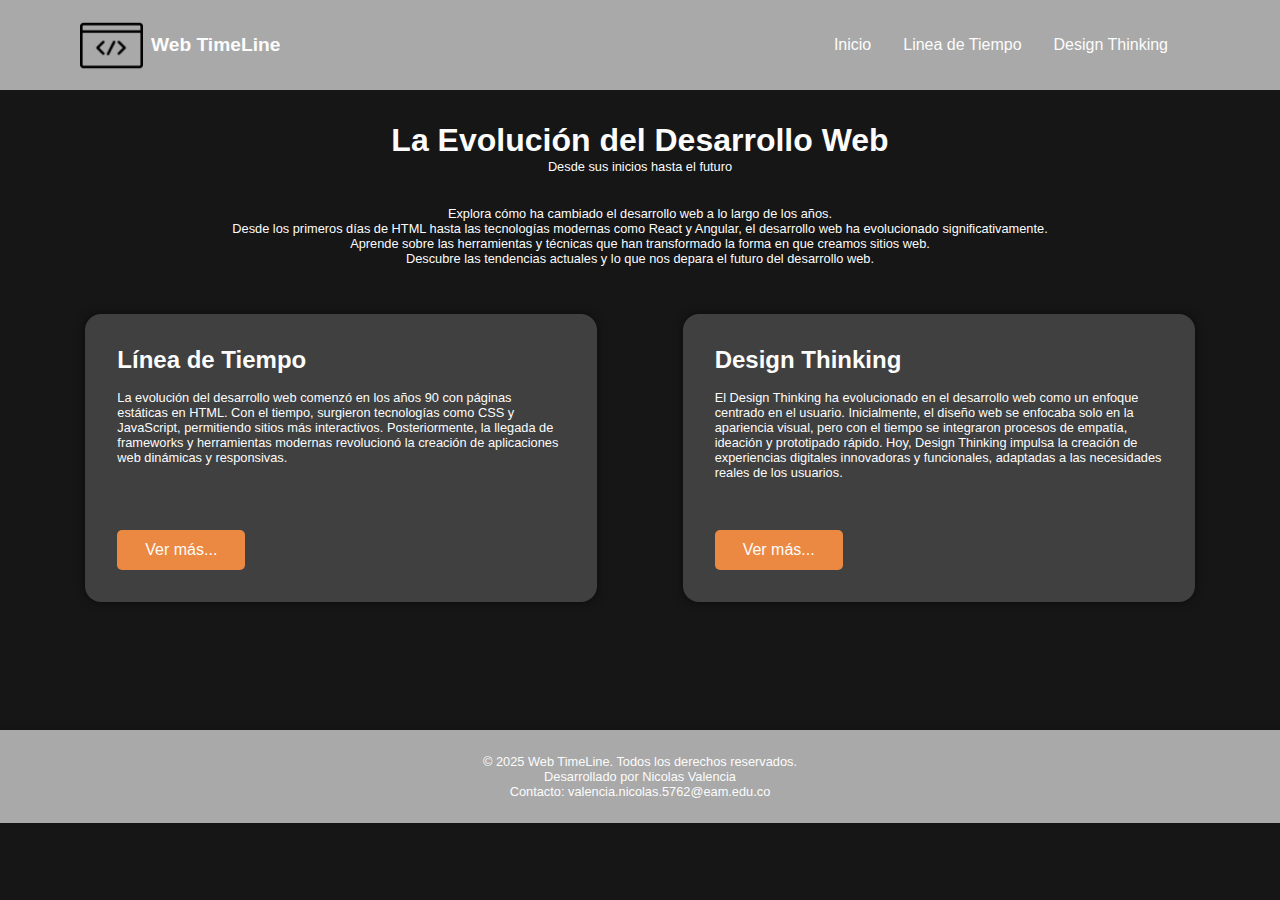
<file: index.html>
<!DOCTYPE html>
<html lang="en">
<head>
    <meta charset="UTF-8">
    <meta name="viewport" content="width=device-width, initial-scale=1.0">
    <title>Evolucion del desarrollo web</title>
    <link rel="stylesheet" href="css/styles.css">
</head>
<body>

    <nav class="navigation">
        <div class="logo">
            <img src="img/icon.png" alt="Logo de Web TimeLine" class="logo-img">
            <h3 class="nombre-pagina">Web TimeLine</h3>
        </div>
        <ul>
            <li class="nav-item"><a href="index.html">Inicio</a></li>
            <li class="nav-item"><a href="timeline.html">Linea de Tiempo</a></li>
            <li class="nav-item"><a href="design.html">Design Thinking</a></li>
        </ul>
    </nav>
    <header>
        <h1>La Evolución del Desarrollo Web</h1>
        <p>Desde sus inicios hasta el futuro</p>
    </header>
    <section class="info">
        <p>Explora cómo ha cambiado el desarrollo web a lo largo de los años.</p>
        <p>Desde los primeros días de HTML hasta las tecnologías modernas como React y Angular, el desarrollo web ha evolucionado significativamente.</p>
        <p>Aprende sobre las herramientas y técnicas que han transformado la forma en que creamos sitios web.</p>
        <p>Descubre las tendencias actuales y lo que nos depara el futuro del desarrollo web.</p>
    </section>

    <section class="hero">
        <div class="container">
            <div class="container-info">
                <h2>Línea de Tiempo</h2>
                <p>La evolución del desarrollo web comenzó en los años 90 con páginas estáticas en HTML. Con el tiempo, surgieron tecnologías como CSS y JavaScript, permitiendo sitios más interactivos. Posteriormente, la llegada de frameworks y herramientas modernas revolucionó la creación de aplicaciones web dinámicas y responsivas.</p>
            </div>

            <button class="button-learn" id="button-timeline">Ver más...</button>
        </div>
        <div class="container">
            <div class="container-info">
                <h2>Design Thinking</h2>
                <p>El Design Thinking ha evolucionado en el desarrollo web como un enfoque centrado en el usuario. Inicialmente, el diseño web se enfocaba solo en la apariencia visual, pero con el tiempo se integraron procesos de empatía, ideación y prototipado rápido. Hoy, Design Thinking impulsa la creación de experiencias digitales innovadoras y funcionales, adaptadas a las necesidades reales de los usuarios.</p>
            </div>

            <button class="button-learn" id="button-design">Ver más...</button>
        </div>
    </section>

    <footer>
        <p>&copy; 2025 Web TimeLine. Todos los derechos reservados.</p>
        <p>Desarrollado por Nicolas Valencia</p>
        <p>Contacto: valencia.nicolas.5762@eam.edu.co</p>
    </footer>

    
    <script src="js/script.js"></script>
</body>
</html>
</file>
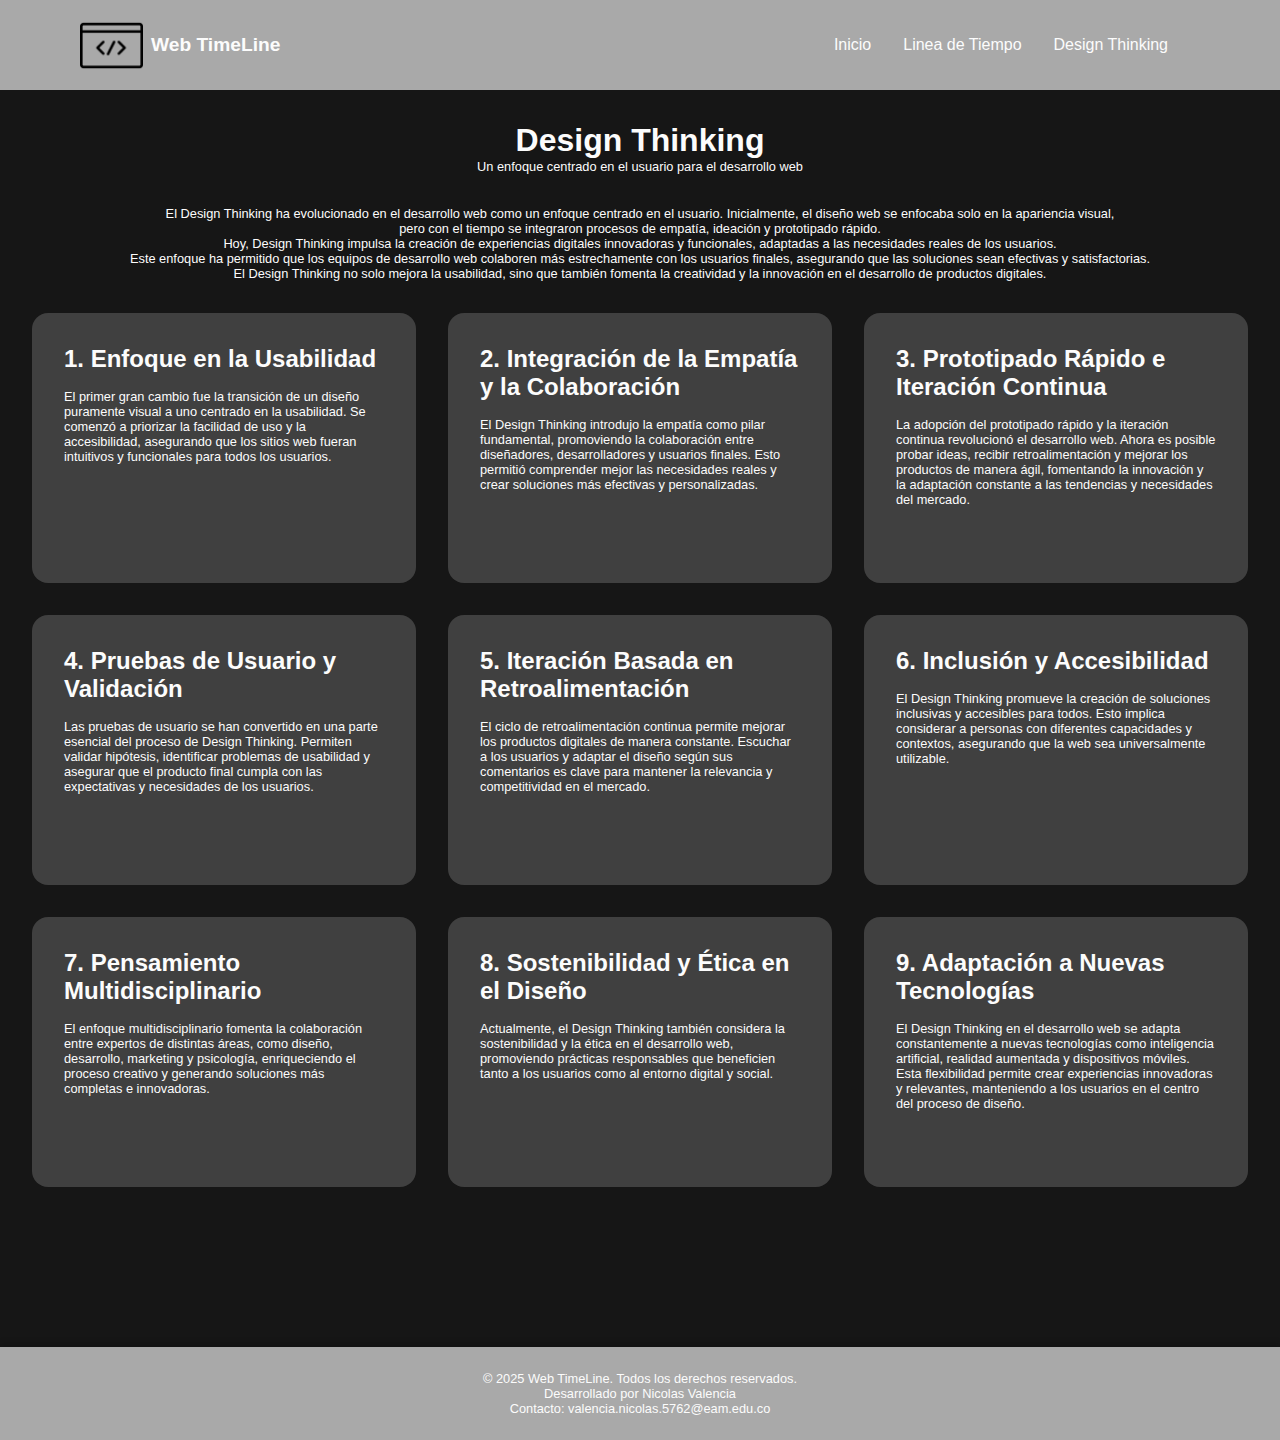
<file: design.html>
<!DOCTYPE html>
<html lang="en">
<head>
    <meta charset="UTF-8">
    <meta name="viewport" content="width=device-width, initial-scale=1.0">
    <title>Evolución - Design Thinking</title>
    <link rel="stylesheet" href="css/styles.css">
</head>
<body>
    <nav class="navigation">
        <div class="logo">
            <img src="img/icon.png" alt="Logo de Web TimeLine" class="logo-img">
            <h3 class="nombre-pagina">Web TimeLine</h3>
        </div>
        <ul>
            <li class="nav-item"><a href="index.html">Inicio</a></li>
            <li class="nav-item"><a href="timeline.html">Linea de Tiempo</a></li>
            <li class="nav-item"><a href="design.html">Design Thinking</a></li>
        </ul>
    </nav>

    <header>
        <h1>Design Thinking</h1>
        <p>Un enfoque centrado en el usuario para el desarrollo web</p>
    </header>
    <section class="info">
        <p>El Design Thinking ha evolucionado en el desarrollo web como un enfoque centrado en el usuario. Inicialmente, el diseño web se enfocaba solo en la apariencia visual, <br> pero con el tiempo se integraron procesos de empatía, ideación y prototipado rápido.</p>
        <p>Hoy, Design Thinking impulsa la creación de experiencias digitales innovadoras y funcionales, adaptadas a las necesidades reales de los usuarios.</p>
        <p>Este enfoque ha permitido que los equipos de desarrollo web colaboren más estrechamente con los usuarios finales, asegurando que las soluciones sean efectivas y satisfactorias.</p>
        <p>El Design Thinking no solo mejora la usabilidad, sino que también fomenta la creatividad y la innovación en el desarrollo de productos digitales.</p>
    </section>
    
    <main class="secciones">
        <div class="seccion">
            <h2>1. Enfoque en la Usabilidad</h2>
            <p>El primer gran cambio fue la transición de un diseño puramente visual a uno centrado en la usabilidad. Se comenzó a priorizar la facilidad de uso y la accesibilidad, asegurando que los sitios web fueran intuitivos y funcionales para todos los usuarios.</p>
        </div>
        <div class="seccion">
            <h2>2. Integración de la Empatía y la Colaboración</h2>
            <p>El Design Thinking introdujo la empatía como pilar fundamental, promoviendo la colaboración entre diseñadores, desarrolladores y usuarios finales. Esto permitió comprender mejor las necesidades reales y crear soluciones más efectivas y personalizadas.</p>
        </div>
        <div class="seccion">
            <h2>3. Prototipado Rápido e Iteración Continua</h2>
            <p>La adopción del prototipado rápido y la iteración continua revolucionó el desarrollo web. Ahora es posible probar ideas, recibir retroalimentación y mejorar los productos de manera ágil, fomentando la innovación y la adaptación constante a las tendencias y necesidades del mercado.</p>
        </div>
        <div class="seccion">
            <h2>4. Pruebas de Usuario y Validación</h2>
            <p>Las pruebas de usuario se han convertido en una parte esencial del proceso de Design Thinking. Permiten validar hipótesis, identificar problemas de usabilidad y asegurar que el producto final cumpla con las expectativas y necesidades de los usuarios.</p>
        </div>
        <div class="seccion">
            <h2>5. Iteración Basada en Retroalimentación</h2>
            <p>El ciclo de retroalimentación continua permite mejorar los productos digitales de manera constante. Escuchar a los usuarios y adaptar el diseño según sus comentarios es clave para mantener la relevancia y competitividad en el mercado.</p>
        </div>
        <div class="seccion">
            <h2>6. Inclusión y Accesibilidad</h2>
            <p>El Design Thinking promueve la creación de soluciones inclusivas y accesibles para todos. Esto implica considerar a personas con diferentes capacidades y contextos, asegurando que la web sea universalmente utilizable.</p>
        </div>
        <div class="seccion">
            <h2>7. Pensamiento Multidisciplinario</h2>
            <p>El enfoque multidisciplinario fomenta la colaboración entre expertos de distintas áreas, como diseño, desarrollo, marketing y psicología, enriqueciendo el proceso creativo y generando soluciones más completas e innovadoras.</p>
        </div>
        <div class="seccion">
            <h2>8. Sostenibilidad y Ética en el Diseño</h2>
            <p>Actualmente, el Design Thinking también considera la sostenibilidad y la ética en el desarrollo web, promoviendo prácticas responsables que beneficien tanto a los usuarios como al entorno digital y social.</p>
        </div>
        <div class="seccion">
            <h2>9. Adaptación a Nuevas Tecnologías</h2>
            <p>El Design Thinking en el desarrollo web se adapta constantemente a nuevas tecnologías como inteligencia artificial, realidad aumentada y dispositivos móviles. Esta flexibilidad permite crear experiencias innovadoras y relevantes, manteniendo a los usuarios en el centro del proceso de diseño.</p>
        </div>
    </main>

    <footer>
        <p>&copy; 2025 Web TimeLine. Todos los derechos reservados.</p>
        <p>Desarrollado por Nicolas Valencia</p>
        <p>Contacto: valencia.nicolas.5762@eam.edu.co</p>
    </footer>
    
    <script src="js/script.js"></script>
</body>
</html>
</file>
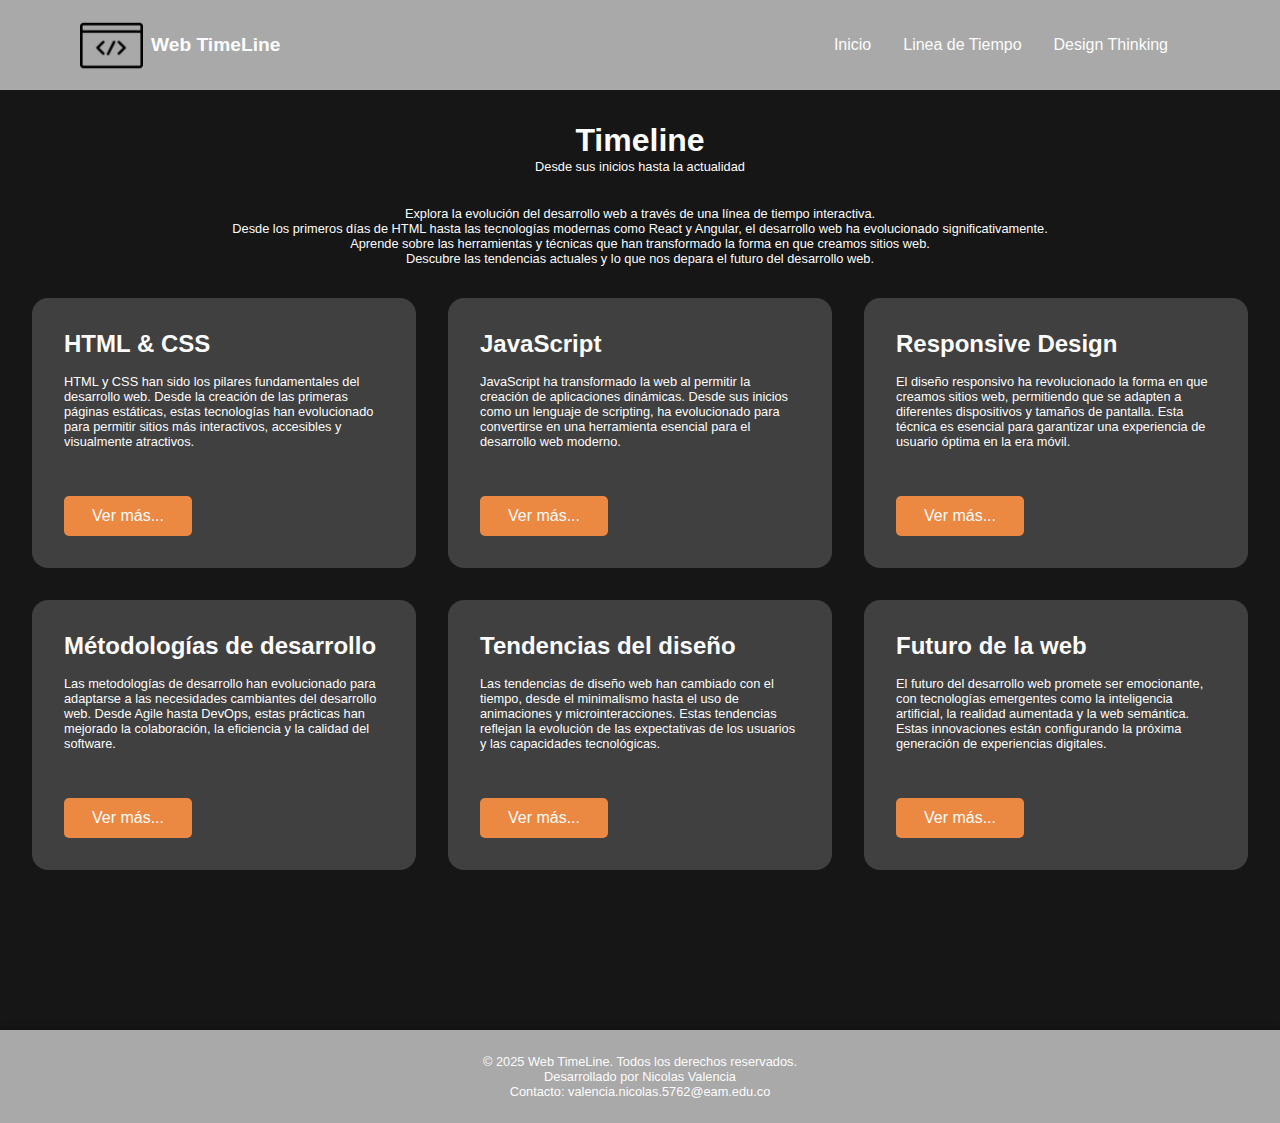
<file: timeline.html>
<!DOCTYPE html>
<html lang="en">
<head>
    <meta charset="UTF-8">
    <meta name="viewport" content="width=device-width, initial-scale=1.0">
    <title>Evolución - Timeline</title>
    <link rel="stylesheet" href="css/styles.css">
</head>
<body>
    <nav class="navigation">
        <div class="logo">
            <img src="img/icon.png" alt="Logo de Web TimeLine" class="logo-img">
            <h3 class="nombre-pagina">Web TimeLine</h3>
        </div>
        <ul>
            <li class="nav-item"><a href="index.html">Inicio</a></li>
            <li class="nav-item"><a href="timeline.html">Linea de Tiempo</a></li>
            <li class="nav-item"><a href="design.html">Design Thinking</a></li>
        </ul>
    </nav>


    <header>
        <h1>Timeline</h1>
        <p>Desde sus inicios hasta la actualidad</p>
    </header>

    <section class="info">
        <p>Explora la evolución del desarrollo web a través de una línea de tiempo interactiva.</p>
        <p>Desde los primeros días de HTML hasta las tecnologías modernas como React y Angular, el desarrollo web ha evolucionado significativamente.</p>
        <p>Aprende sobre las herramientas y técnicas que han transformado la forma en que creamos sitios web.</p>
        <p>Descubre las tendencias actuales y lo que nos depara el futuro del desarrollo web.</p>
    </section>

    <main class="secciones">
        <div class="seccion">
            <h2>HTML & CSS</h2>
            <p>HTML y CSS han sido los pilares fundamentales del desarrollo web. Desde la creación de las primeras páginas estáticas, estas tecnologías han evolucionado para permitir sitios más interactivos, accesibles y visualmente atractivos.</p>
            <button class="button-learn" id="button-HTMLCSS">Ver más...</button>
        </div>
        <div class="seccion">
            <h2>JavaScript</h2>
            <p>JavaScript ha transformado la web al permitir la creación de aplicaciones dinámicas. Desde sus inicios como un lenguaje de scripting, ha evolucionado para convertirse en una herramienta esencial para el desarrollo web moderno.</p>
            <button class="button-learn" id="button-javascript">Ver más...</button>
        </div>
        <div class="seccion">
            <h2>Responsive Design</h2>
            <p>El diseño responsivo ha revolucionado la forma en que creamos sitios web, permitiendo que se adapten a diferentes dispositivos y tamaños de pantalla. Esta técnica es esencial para garantizar una experiencia de usuario óptima en la era móvil.</p>
            <button class="button-learn" id="button-responsive">Ver más...</button>
        </div>
        <div class="seccion">
            <h2>Métodologías de desarrollo</h2>
            <p>Las metodologías de desarrollo han evolucionado para adaptarse a las necesidades cambiantes del desarrollo web. Desde Agile hasta DevOps, estas prácticas han mejorado la colaboración, la eficiencia y la calidad del software.</p>
            <button class="button-learn" id="button-metodologias">Ver más...</button>
        </div>
        <div class="seccion">
            <h2>Tendencias del diseño</h2>
            <p>Las tendencias de diseño web han cambiado con el tiempo, desde el minimalismo hasta el uso de animaciones y microinteracciones. Estas tendencias reflejan la evolución de las expectativas de los usuarios y las capacidades tecnológicas.</p>
            <button class="button-learn" id="button-tendencias">Ver más...</button>
        </div>
        <div class="seccion">
            <h2>Futuro de la web</h2>
            <p>El futuro del desarrollo web promete ser emocionante, con tecnologías emergentes como la inteligencia artificial, la realidad aumentada y la web semántica. Estas innovaciones están configurando la próxima generación de experiencias digitales.</p>
            <button class="button-learn" id="button-futuro">Ver más...</button>
        </div>
    </main>

    <!-- 
    Ideas para mejorar el diseño y la información de la página:

    1. Agregar una línea de tiempo visual (timeline) con íconos, fechas y descripciones para mostrar la evolución de las tecnologías.
    2. Incluir imágenes, ilustraciones o gráficos para acompañar cada sección y hacerla más atractiva.
    3. Usar tarjetas (cards) con efectos hover para destacar cada etapa o tecnología.
    4. Añadir animaciones suaves (fade-in, slide) al hacer scroll o interactuar con los elementos.
    5. Implementar un modo oscuro/claro para mejorar la experiencia del usuario.
    6. Incluir enlaces a recursos externos, artículos o videos para profundizar en cada tema.
    7. Mejorar la tipografía y la paleta de colores para lograr un diseño más moderno y legible.
    8. Agregar una barra de progreso o navegación lateral para moverse fácilmente entre las secciones de la línea de tiempo.
    9. Incluir testimonios, citas o curiosidades históricas sobre el desarrollo web.
    10. Hacer la página completamente responsive y optimizada para dispositivos móviles.
    11. Añadir una sección de preguntas frecuentes (FAQ) o un glosario de términos.
    12. Incluir una sección interactiva donde los usuarios puedan dejar comentarios o sugerencias.
    -->

    <footer>
        <p>&copy; 2025 Web TimeLine. Todos los derechos reservados.</p>
        <p>Desarrollado por Nicolas Valencia</p>
        <p>Contacto: valencia.nicolas.5762@eam.edu.co</p>
    </footer>
    
    <script src="js/script.js"></script>
</body>
</html>
</file>
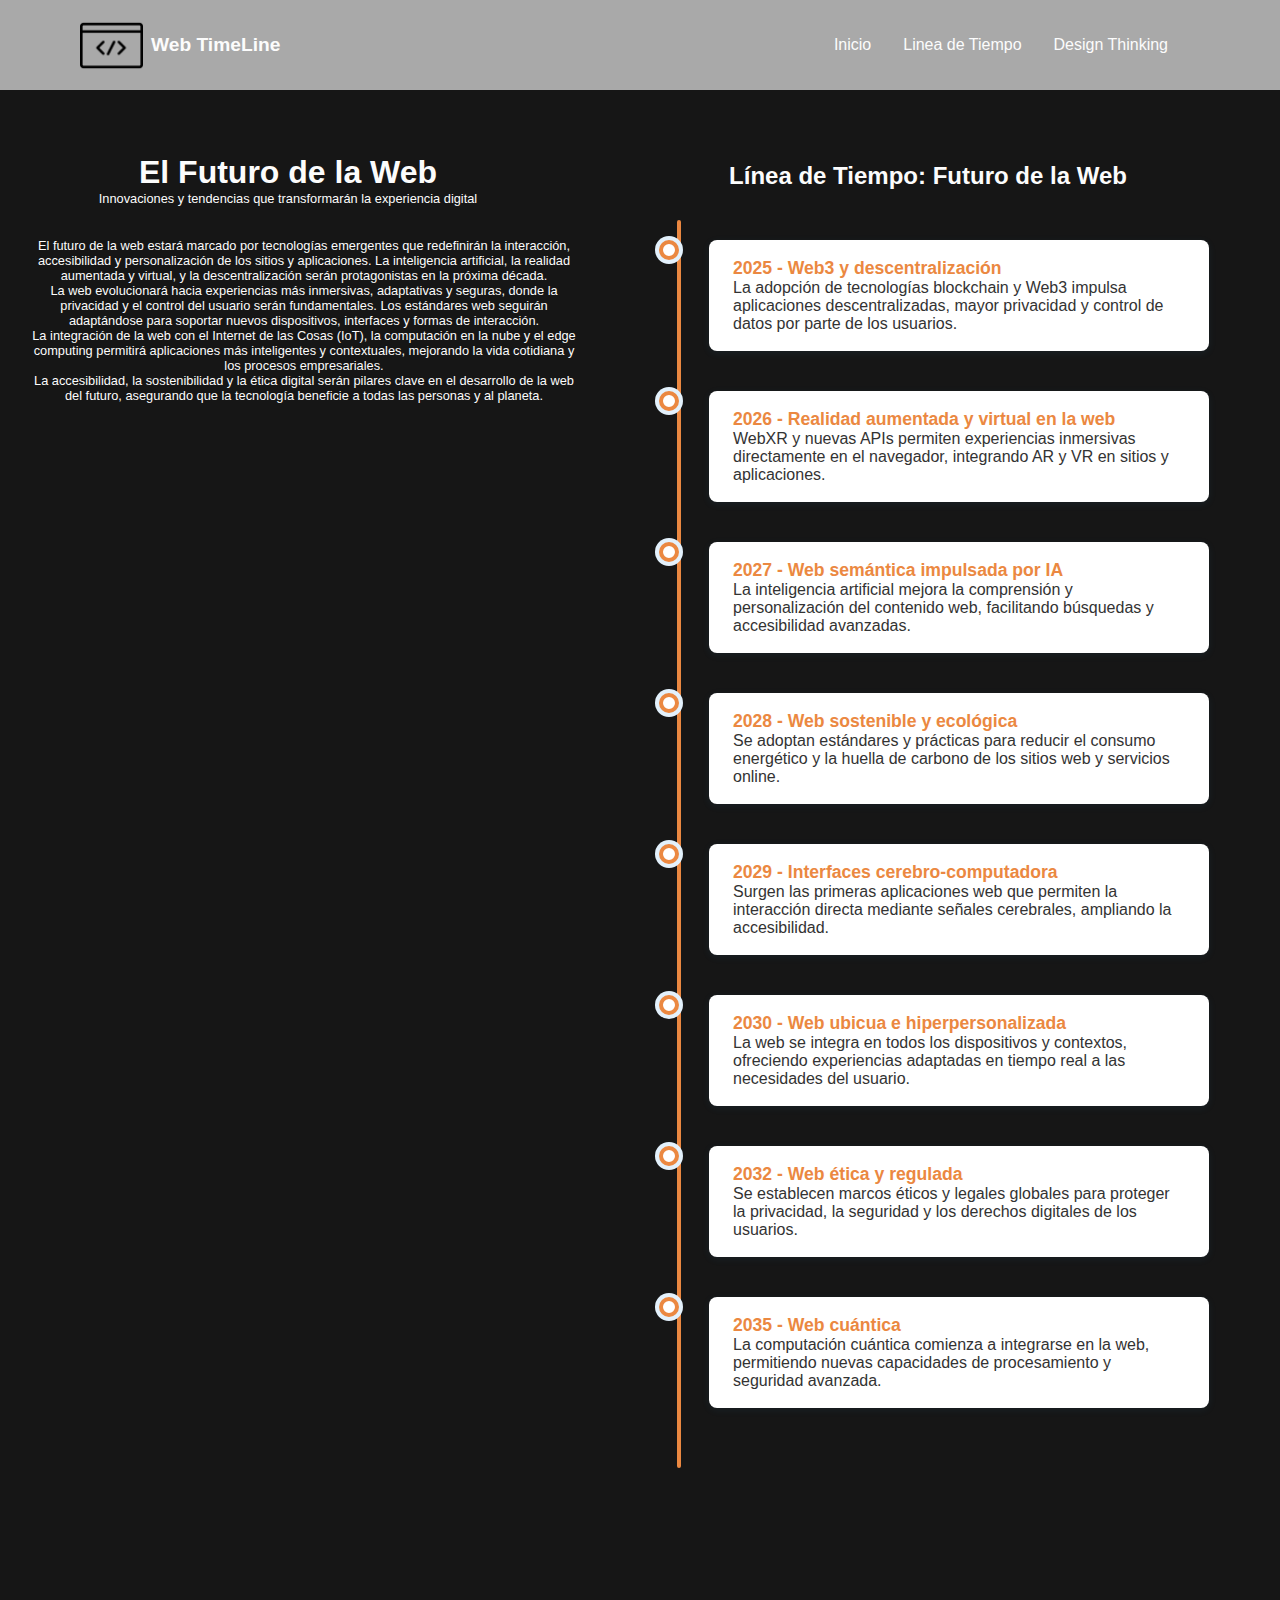
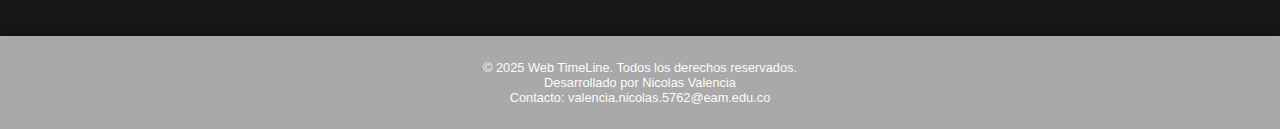
<file: timelines/futuro.html>
<!DOCTYPE html>
<html lang="en">
  <head>
    <meta charset="UTF-8" />
    <meta name="viewport" content="width=device-width, initial-scale=1.0" />
    <title>Evolución - Futuro de la Web</title>
    <link rel="stylesheet" href="../css/styles.css" />
    <link rel="stylesheet" href="css/timelines.css" />
  </head>
  <body>
    <nav class="navigation">
      <div class="logo">
        <img src="../img/icon.png" alt="Logo de Web TimeLine" class="logo-img" />
        <h3 class="nombre-pagina">Web TimeLine</h3>
      </div>
      <ul>
        <li class="nav-item"><a href="../index.html">Inicio</a></li>
        <li class="nav-item"><a href="../timeline.html">Linea de Tiempo</a></li>
        <li class="nav-item"><a href="../design.html">Design Thinking</a></li>
      </ul>
    </nav>
    <div class="sides">
        <div class="side">
            <header>
                <h1>El Futuro de la Web</h1>
                <p>Innovaciones y tendencias que transformarán la experiencia digital</p>
            </header>
            <section class="info">
                <p>
                    El futuro de la web estará marcado por tecnologías emergentes que redefinirán la interacción, accesibilidad y personalización de los sitios y aplicaciones. La inteligencia artificial, la realidad aumentada y virtual, y la descentralización serán protagonistas en la próxima década.
                </p>
                <p>
                    La web evolucionará hacia experiencias más inmersivas, adaptativas y seguras, donde la privacidad y el control del usuario serán fundamentales. Los estándares web seguirán adaptándose para soportar nuevos dispositivos, interfaces y formas de interacción.
                </p>
                <p>
                    La integración de la web con el Internet de las Cosas (IoT), la computación en la nube y el edge computing permitirá aplicaciones más inteligentes y contextuales, mejorando la vida cotidiana y los procesos empresariales.
                </p>
                <p>
                    La accesibilidad, la sostenibilidad y la ética digital serán pilares clave en el desarrollo de la web del futuro, asegurando que la tecnología beneficie a todas las personas y al planeta.
                </p>
            </section>
        </div>

        <section class="timeline-section">
            <h2>Línea de Tiempo: Futuro de la Web</h2>
            <div class="timeline">
                <div class="timeline-card">
                    <div class="timeline-dot"></div>
                    <div class="timeline-content">
                        <h3>2025 - Web3 y descentralización</h3>
                        <p>
                            La adopción de tecnologías blockchain y Web3 impulsa aplicaciones descentralizadas, mayor privacidad y control de datos por parte de los usuarios.
                        </p>
                    </div>
                </div>
                <div class="timeline-card">
                    <div class="timeline-dot"></div>
                    <div class="timeline-content">
                        <h3>2026 - Realidad aumentada y virtual en la web</h3>
                        <p>
                            WebXR y nuevas APIs permiten experiencias inmersivas directamente en el navegador, integrando AR y VR en sitios y aplicaciones.
                        </p>
                    </div>
                </div>
                <div class="timeline-card">
                    <div class="timeline-dot"></div>
                    <div class="timeline-content">
                        <h3>2027 - Web semántica impulsada por IA</h3>
                        <p>
                            La inteligencia artificial mejora la comprensión y personalización del contenido web, facilitando búsquedas y accesibilidad avanzadas.
                        </p>
                    </div>
                </div>
                <div class="timeline-card">
                    <div class="timeline-dot"></div>
                    <div class="timeline-content">
                        <h3>2028 - Web sostenible y ecológica</h3>
                        <p>
                            Se adoptan estándares y prácticas para reducir el consumo energético y la huella de carbono de los sitios web y servicios online.
                        </p>
                    </div>
                </div>
                <div class="timeline-card">
                    <div class="timeline-dot"></div>
                    <div class="timeline-content">
                        <h3>2029 - Interfaces cerebro-computadora</h3>
                        <p>
                            Surgen las primeras aplicaciones web que permiten la interacción directa mediante señales cerebrales, ampliando la accesibilidad.
                        </p>
                    </div>
                </div>
                <div class="timeline-card">
                    <div class="timeline-dot"></div>
                    <div class="timeline-content">
                        <h3>2030 - Web ubicua e hiperpersonalizada</h3>
                        <p>
                            La web se integra en todos los dispositivos y contextos, ofreciendo experiencias adaptadas en tiempo real a las necesidades del usuario.
                        </p>
                    </div>
                </div>
                <div class="timeline-card">
                    <div class="timeline-dot"></div>
                    <div class="timeline-content">
                        <h3>2032 - Web ética y regulada</h3>
                        <p>
                            Se establecen marcos éticos y legales globales para proteger la privacidad, la seguridad y los derechos digitales de los usuarios.
                        </p>
                    </div>
                </div>
                <div class="timeline-card">
                    <div class="timeline-dot"></div>
                    <div class="timeline-content">
                        <h3>2035 - Web cuántica</h3>
                        <p>
                            La computación cuántica comienza a integrarse en la web, permitiendo nuevas capacidades de procesamiento y seguridad avanzada.
                        </p>
                    </div>
                </div>
            </div>
        </section>
    </div>

    <footer>
      <p>&copy; 2025 Web TimeLine. Todos los derechos reservados.</p>
      <p>Desarrollado por Nicolas Valencia</p>
      <p>Contacto: valencia.nicolas.5762@eam.edu.co</p>
    </footer>

    <script src="../js/script.js"></script>
  </body>
</html>
</file>
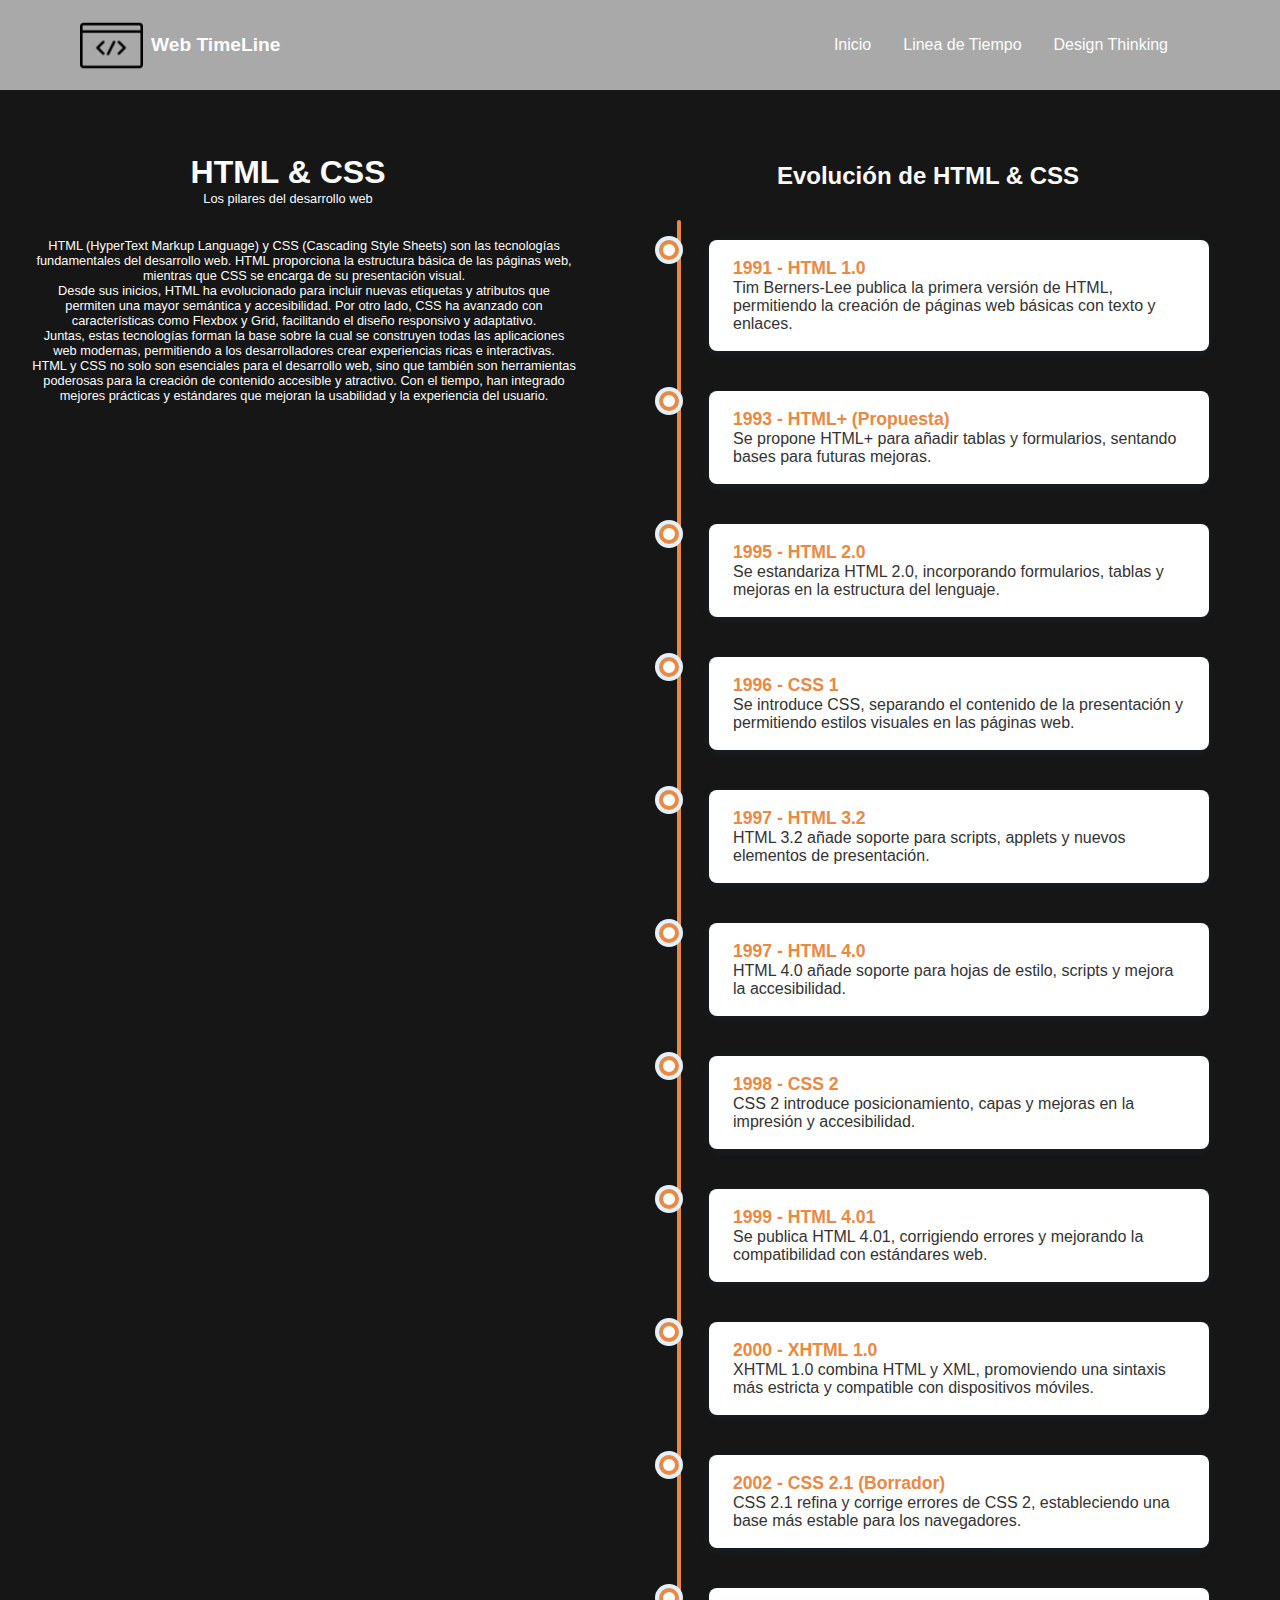
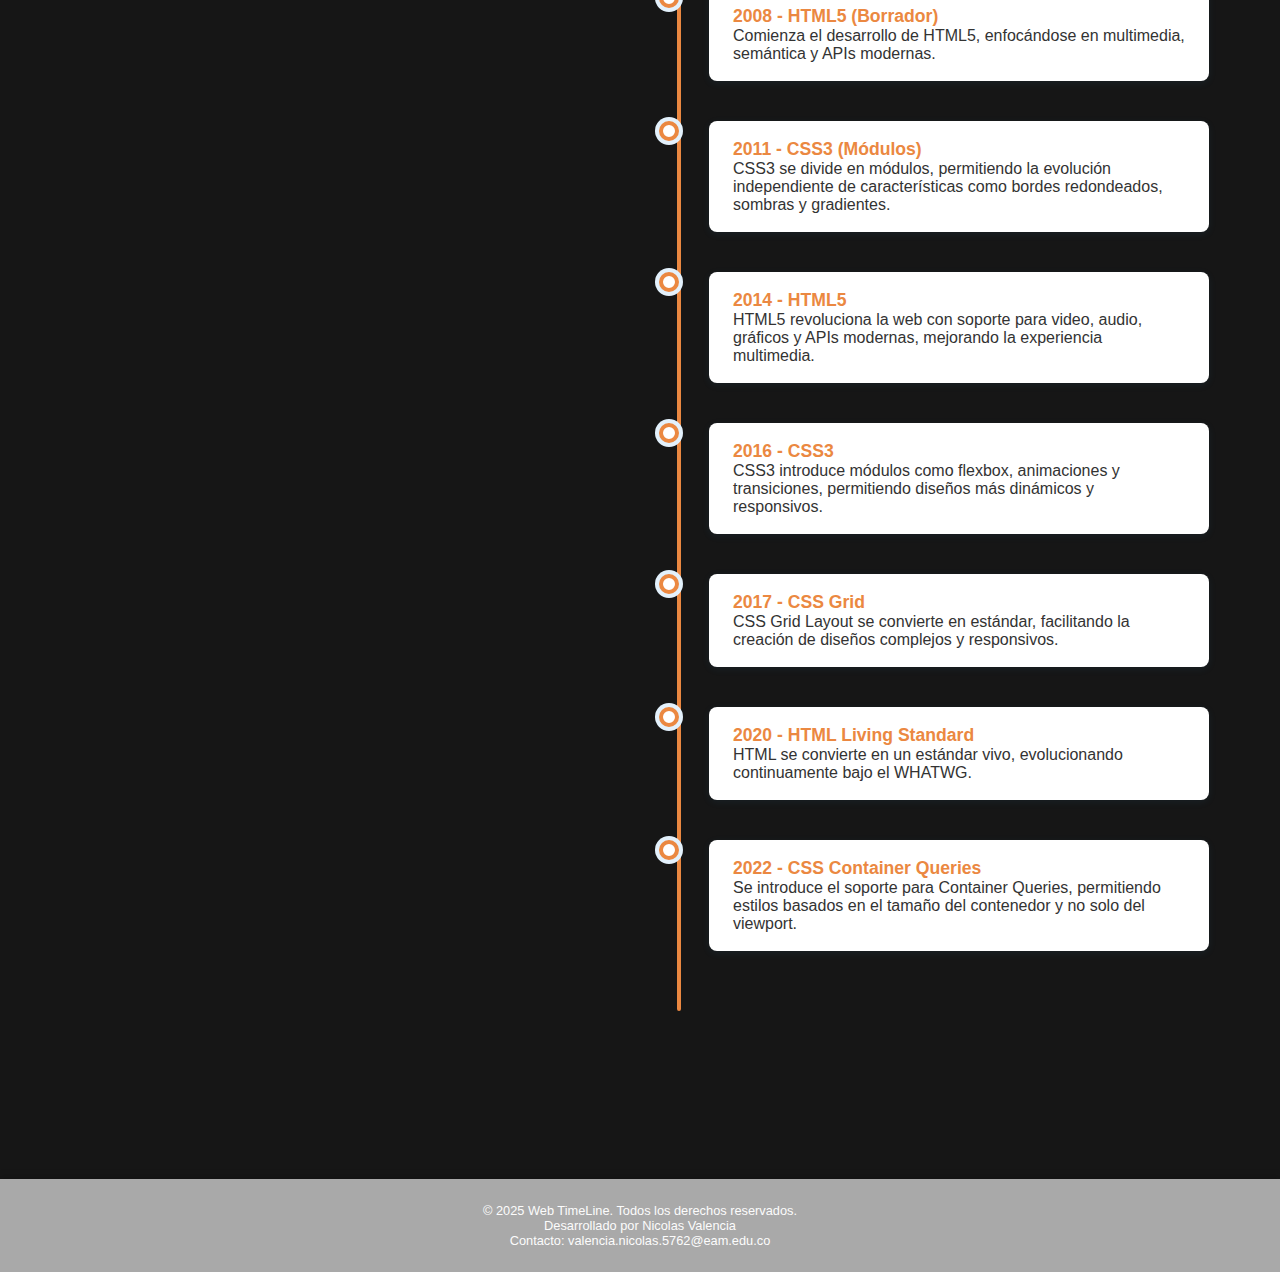
<file: timelines/HTMLCSS.html>
<!DOCTYPE html>
<html lang="en">
  <head>
    <meta charset="UTF-8" />
    <meta name="viewport" content="width=device-width, initial-scale=1.0" />
    <title>Evolución - HTML & CSS</title>
    <link rel="stylesheet" href="../css/styles.css" />
    <link rel="stylesheet" href="css/timelines.css" />
  </head>
  <body>
    <nav class="navigation">
      <div class="logo">
        <img src="../img/icon.png" alt="Logo de Web TimeLine" class="logo-img" />
        <h3 class="nombre-pagina">Web TimeLine</h3>
      </div>
      <ul>
        <li class="nav-item"><a href="../index.html">Inicio</a></li>
        <li class="nav-item"><a href="../timeline.html">Linea de Tiempo</a></li>
        <li class="nav-item"><a href="../design.html">Design Thinking</a></li>
      </ul>
    </nav>
    <div class="sides">
      <div class="side">
        <header>
          <h1>HTML & CSS</h1>
          <p>Los pilares del desarrollo web</p>
        </header>
        <section class="info">
          <p>
            HTML (HyperText Markup Language) y CSS (Cascading Style Sheets) son
            las tecnologías fundamentales del desarrollo web. HTML proporciona
            la estructura básica de las páginas web, mientras que CSS se encarga
            de su presentación visual.
          </p>
          <p>
            Desde sus inicios, HTML ha evolucionado para incluir nuevas
            etiquetas y atributos que permiten una mayor semántica y
            accesibilidad. Por otro lado, CSS ha avanzado con características
            como Flexbox y Grid, facilitando el diseño responsivo y adaptativo.
          </p>
          <p>
            Juntas, estas tecnologías forman la base sobre la cual se construyen
            todas las aplicaciones web modernas, permitiendo a los
            desarrolladores crear experiencias ricas e interactivas.
          </p>
          <p>
            HTML y CSS no solo son esenciales para el desarrollo web, sino que
            también son herramientas poderosas para la creación de contenido
            accesible y atractivo. Con el tiempo, han integrado mejores
            prácticas y estándares que mejoran la usabilidad y la experiencia
            del usuario.
          </p>
        </section>
      </div>

      <section class="timeline-section">
        <h2>Evolución de HTML & CSS</h2>
        <div class="timeline">
          <div class="timeline-card">
            <div class="timeline-dot"></div>
            <div class="timeline-content">
              <h3>1991 - HTML 1.0</h3>
              <p>
                Tim Berners-Lee publica la primera versión de HTML, permitiendo
                la creación de páginas web básicas con texto y enlaces.
              </p>
            </div>
          </div>
          <div class="timeline-card">
            <div class="timeline-dot"></div>
            <div class="timeline-content">
              <h3>1993 - HTML+ (Propuesta)</h3>
              <p>
                Se propone HTML+ para añadir tablas y formularios, sentando
                bases para futuras mejoras.
              </p>
            </div>
          </div>
          <div class="timeline-card">
            <div class="timeline-dot"></div>
            <div class="timeline-content">
              <h3>1995 - HTML 2.0</h3>
              <p>
                Se estandariza HTML 2.0, incorporando formularios, tablas y
                mejoras en la estructura del lenguaje.
              </p>
            </div>
          </div>
          <div class="timeline-card">
            <div class="timeline-dot"></div>
            <div class="timeline-content">
              <h3>1996 - CSS 1</h3>
              <p>
                Se introduce CSS, separando el contenido de la presentación y
                permitiendo estilos visuales en las páginas web.
              </p>
            </div>
          </div>
          <div class="timeline-card">
            <div class="timeline-dot"></div>
            <div class="timeline-content">
              <h3>1997 - HTML 3.2</h3>
              <p>
                HTML 3.2 añade soporte para scripts, applets y nuevos elementos
                de presentación.
              </p>
            </div>
          </div>
          <div class="timeline-card">
            <div class="timeline-dot"></div>
            <div class="timeline-content">
              <h3>1997 - HTML 4.0</h3>
              <p>
                HTML 4.0 añade soporte para hojas de estilo, scripts y mejora la
                accesibilidad.
              </p>
            </div>
          </div>
          <div class="timeline-card">
            <div class="timeline-dot"></div>
            <div class="timeline-content">
              <h3>1998 - CSS 2</h3>
              <p>
                CSS 2 introduce posicionamiento, capas y mejoras en la impresión
                y accesibilidad.
              </p>
            </div>
          </div>
          <div class="timeline-card">
            <div class="timeline-dot"></div>
            <div class="timeline-content">
              <h3>1999 - HTML 4.01</h3>
              <p>
                Se publica HTML 4.01, corrigiendo errores y mejorando la
                compatibilidad con estándares web.
              </p>
            </div>
          </div>
          <div class="timeline-card">
            <div class="timeline-dot"></div>
            <div class="timeline-content">
              <h3>2000 - XHTML 1.0</h3>
              <p>
                XHTML 1.0 combina HTML y XML, promoviendo una sintaxis más
                estricta y compatible con dispositivos móviles.
              </p>
            </div>
          </div>
          <div class="timeline-card">
            <div class="timeline-dot"></div>
            <div class="timeline-content">
              <h3>2002 - CSS 2.1 (Borrador)</h3>
              <p>
                CSS 2.1 refina y corrige errores de CSS 2, estableciendo una
                base más estable para los navegadores.
              </p>
            </div>
          </div>
          <div class="timeline-card">
            <div class="timeline-dot"></div>
            <div class="timeline-content">
              <h3>2008 - HTML5 (Borrador)</h3>
              <p>
                Comienza el desarrollo de HTML5, enfocándose en multimedia,
                semántica y APIs modernas.
              </p>
            </div>
          </div>
          <div class="timeline-card">
            <div class="timeline-dot"></div>
            <div class="timeline-content">
              <h3>2011 - CSS3 (Módulos)</h3>
              <p>
                CSS3 se divide en módulos, permitiendo la evolución
                independiente de características como bordes redondeados,
                sombras y gradientes.
              </p>
            </div>
          </div>
          <div class="timeline-card">
            <div class="timeline-dot"></div>
            <div class="timeline-content">
              <h3>2014 - HTML5</h3>
              <p>
                HTML5 revoluciona la web con soporte para video, audio, gráficos
                y APIs modernas, mejorando la experiencia multimedia.
              </p>
            </div>
          </div>
          <div class="timeline-card">
            <div class="timeline-dot"></div>
            <div class="timeline-content">
              <h3>2016 - CSS3</h3>
              <p>
                CSS3 introduce módulos como flexbox, animaciones y transiciones,
                permitiendo diseños más dinámicos y responsivos.
              </p>
            </div>
          </div>
          <div class="timeline-card">
            <div class="timeline-dot"></div>
            <div class="timeline-content">
              <h3>2017 - CSS Grid</h3>
              <p>
                CSS Grid Layout se convierte en estándar, facilitando la
                creación de diseños complejos y responsivos.
              </p>
            </div>
          </div>
          <div class="timeline-card">
            <div class="timeline-dot"></div>
            <div class="timeline-content">
              <h3>2020 - HTML Living Standard</h3>
              <p>
                HTML se convierte en un estándar vivo, evolucionando
                continuamente bajo el WHATWG.
              </p>
            </div>
          </div>
          <div class="timeline-card">
            <div class="timeline-dot"></div>
            <div class="timeline-content">
              <h3>2022 - CSS Container Queries</h3>
              <p>
                Se introduce el soporte para Container Queries, permitiendo
                estilos basados en el tamaño del contenedor y no solo del
                viewport.
              </p>
            </div>
          </div>
        </div>
      </section>
    </div>

    <footer>
      <p>&copy; 2025 Web TimeLine. Todos los derechos reservados.</p>
      <p>Desarrollado por Nicolas Valencia</p>
      <p>Contacto: valencia.nicolas.5762@eam.edu.co</p>
    </footer>

    <script src="../js/script.js"></script>
  </body>
</html>
</file>
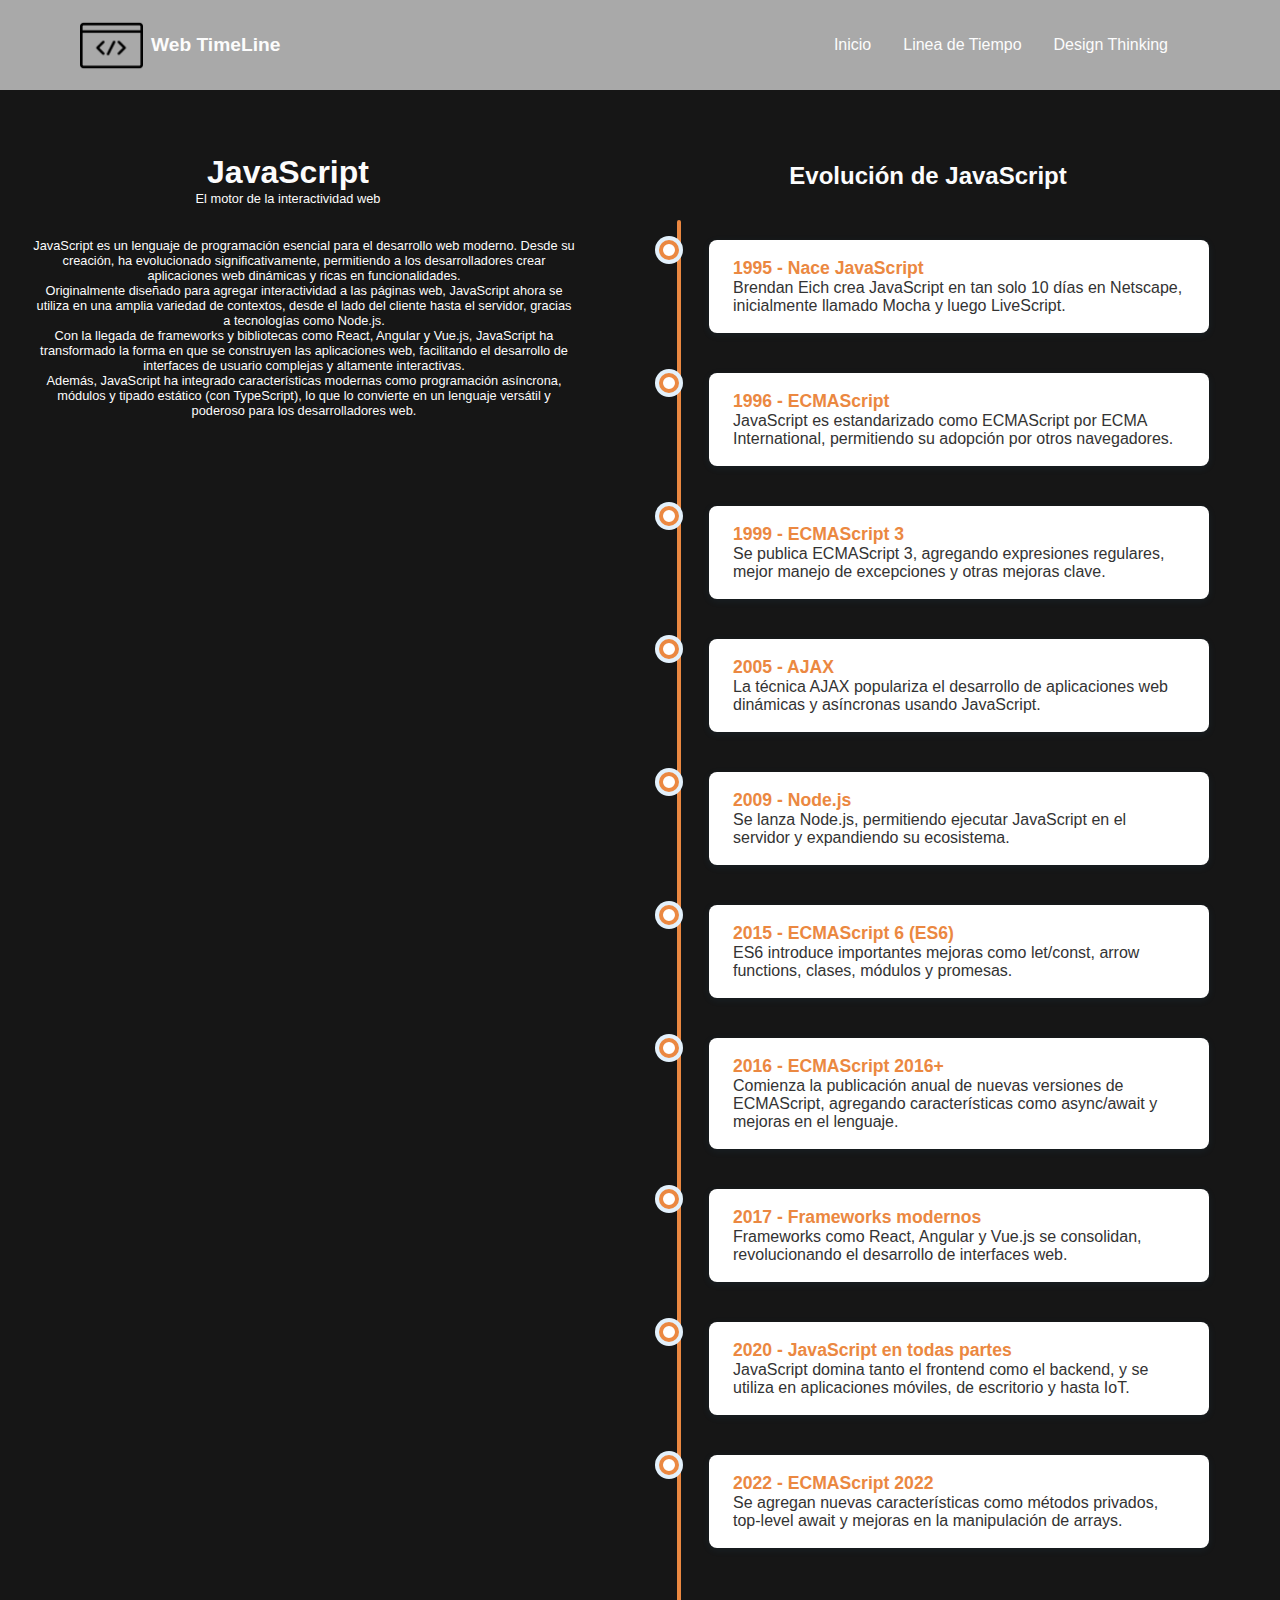
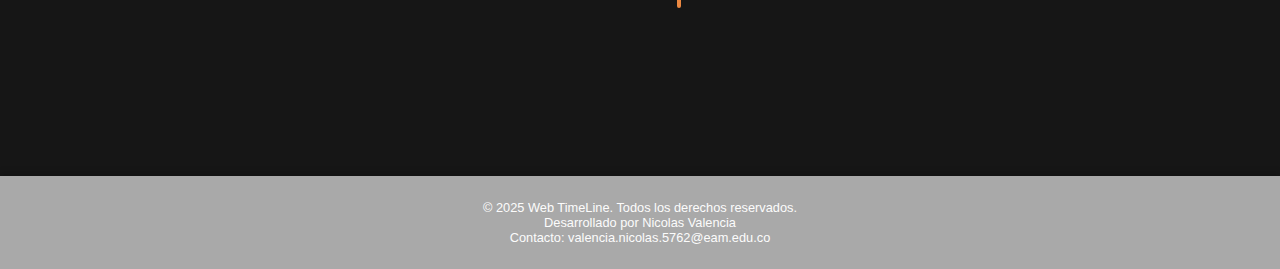
<file: timelines/Javascript.html>
<!DOCTYPE html>
<html lang="en">
<head>
    <meta charset="UTF-8">
    <meta name="viewport" content="width=device-width, initial-scale=1.0">
    <title>Evolución - Javascript</title>
    <link rel="stylesheet" href="../css/styles.css">
    <link rel="stylesheet" href="css/timelines.css">
</head>
<body>

    <nav class="navigation">
      <div class="logo">
        <img src="../img/icon.png" alt="Logo de Web TimeLine" class="logo-img" />
        <h3 class="nombre-pagina">Web TimeLine</h3>
      </div>
      <ul>
        <li class="nav-item"><a href="../index.html">Inicio</a></li>
        <li class="nav-item"><a href="../timeline.html">Linea de Tiempo</a></li>
        <li class="nav-item"><a href="../design.html">Design Thinking</a></li>
      </ul>
    </nav>

    <div class="sides">
        <div class="side">
            <header>
                <h1>JavaScript</h1>
                <p>El motor de la interactividad web</p>
            </header>
            <section class="info">
                <p>
                    JavaScript es un lenguaje de programación esencial para el desarrollo web moderno. Desde su creación, ha evolucionado significativamente, permitiendo a los desarrolladores crear aplicaciones web dinámicas y ricas en funcionalidades.
                </p>
                <p>
                    Originalmente diseñado para agregar interactividad a las páginas web, JavaScript ahora se utiliza en una amplia variedad de contextos, desde el lado del cliente hasta el servidor, gracias a tecnologías como Node.js.
                </p>
                <p>
                    Con la llegada de frameworks y bibliotecas como React, Angular y Vue.js, JavaScript ha transformado la forma en que se construyen las aplicaciones web, facilitando el desarrollo de interfaces de usuario complejas y altamente interactivas.
                </p>
                <p>
                    Además, JavaScript ha integrado características modernas como programación asíncrona, módulos y tipado estático (con TypeScript), lo que lo convierte en un lenguaje versátil y poderoso para los desarrolladores web.
                </p>
            </section>
        </div>

        <section class="timeline-section">
            <h2>Evolución de JavaScript</h2>
            <div class="timeline">
                <div class="timeline-card">
                    <div class="timeline-dot"></div>
                    <div class="timeline-content">
                        <h3>1995 - Nace JavaScript</h3>
                        <p>Brendan Eich crea JavaScript en tan solo 10 días en Netscape, inicialmente llamado Mocha y luego LiveScript.</p>
                    </div>
                </div>
                <div class="timeline-card">
                    <div class="timeline-dot"></div>
                    <div class="timeline-content">
                        <h3>1996 - ECMAScript</h3>
                        <p>JavaScript es estandarizado como ECMAScript por ECMA International, permitiendo su adopción por otros navegadores.</p>
                    </div>
                </div>
                <div class="timeline-card">
                    <div class="timeline-dot"></div>
                    <div class="timeline-content">
                        <h3>1999 - ECMAScript 3</h3>
                        <p>Se publica ECMAScript 3, agregando expresiones regulares, mejor manejo de excepciones y otras mejoras clave.</p>
                    </div>
                </div>
                <div class="timeline-card">
                    <div class="timeline-dot"></div>
                    <div class="timeline-content">
                        <h3>2005 - AJAX</h3>
                        <p>La técnica AJAX populariza el desarrollo de aplicaciones web dinámicas y asíncronas usando JavaScript.</p>
                    </div>
                </div>
                <div class="timeline-card">
                    <div class="timeline-dot"></div>
                    <div class="timeline-content">
                        <h3>2009 - Node.js</h3>
                        <p>Se lanza Node.js, permitiendo ejecutar JavaScript en el servidor y expandiendo su ecosistema.</p>
                    </div>
                </div>
                <div class="timeline-card">
                    <div class="timeline-dot"></div>
                    <div class="timeline-content">
                        <h3>2015 - ECMAScript 6 (ES6)</h3>
                        <p>ES6 introduce importantes mejoras como let/const, arrow functions, clases, módulos y promesas.</p>
                    </div>
                </div>
                <div class="timeline-card">
                    <div class="timeline-dot"></div>
                    <div class="timeline-content">
                        <h3>2016 - ECMAScript 2016+</h3>
                        <p>Comienza la publicación anual de nuevas versiones de ECMAScript, agregando características como async/await y mejoras en el lenguaje.</p>
                    </div>
                </div>
                <div class="timeline-card">
                    <div class="timeline-dot"></div>
                    <div class="timeline-content">
                        <h3>2017 - Frameworks modernos</h3>
                        <p>Frameworks como React, Angular y Vue.js se consolidan, revolucionando el desarrollo de interfaces web.</p>
                    </div>
                </div>
                <div class="timeline-card">
                    <div class="timeline-dot"></div>
                    <div class="timeline-content">     
                        <h3>2020 - JavaScript en todas partes</h3>
                        <p>JavaScript domina tanto el frontend como el backend, y se utiliza en aplicaciones móviles, de escritorio y hasta IoT.</p>
                    </div>
                </div>
                <div class="timeline-card">
                    <div class="timeline-dot"></div>
                    <div class="timeline-content">
                        <h3>2022 - ECMAScript 2022</h3>
                        <p>Se agregan nuevas características como métodos privados, top-level await y mejoras en la manipulación de arrays.</p>
                    </div>
                </div>
            </div>
        </section>
    </div>

    <footer>
      <p>&copy; 2025 Web TimeLine. Todos los derechos reservados.</p>
      <p>Desarrollado por Nicolas Valencia</p>
      <p>Contacto: valencia.nicolas.5762@eam.edu.co</p>
    </footer>

    <script src="../js/script.js"></script>
</body>
</html>
</file>
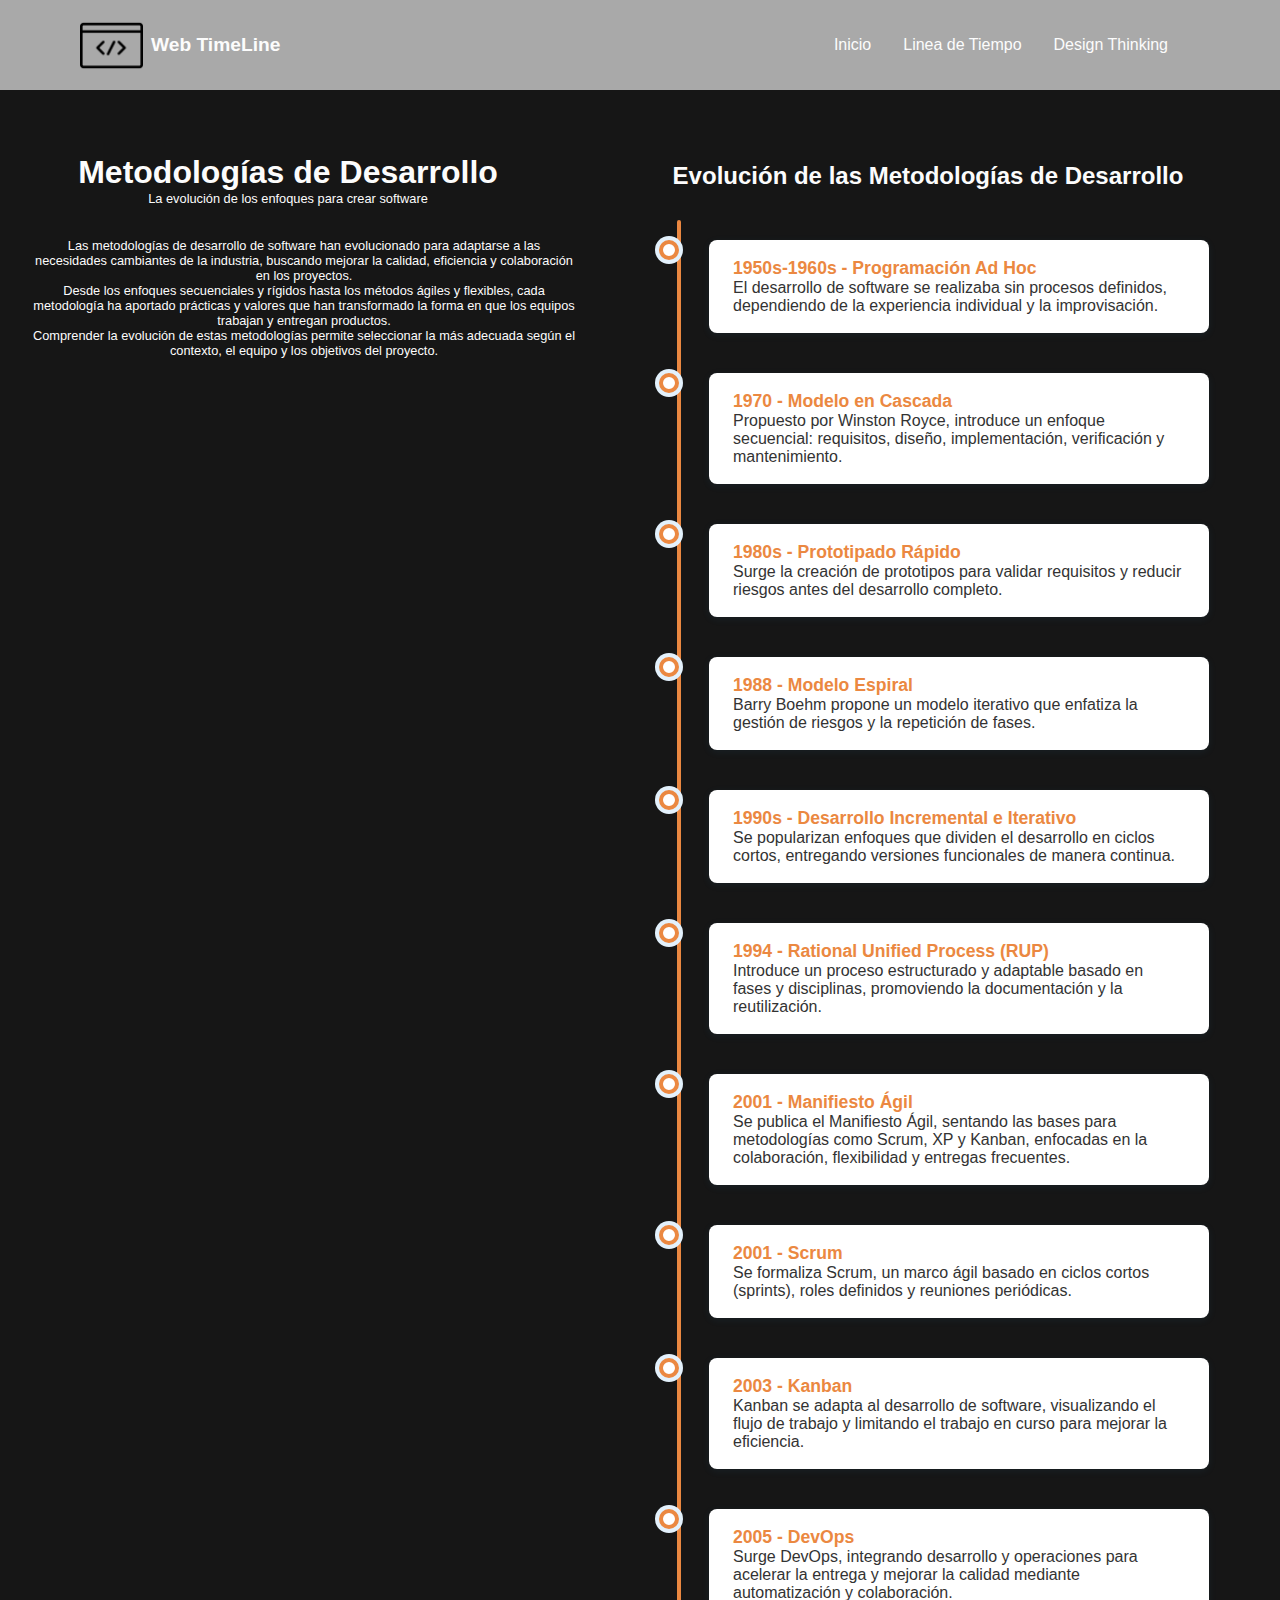
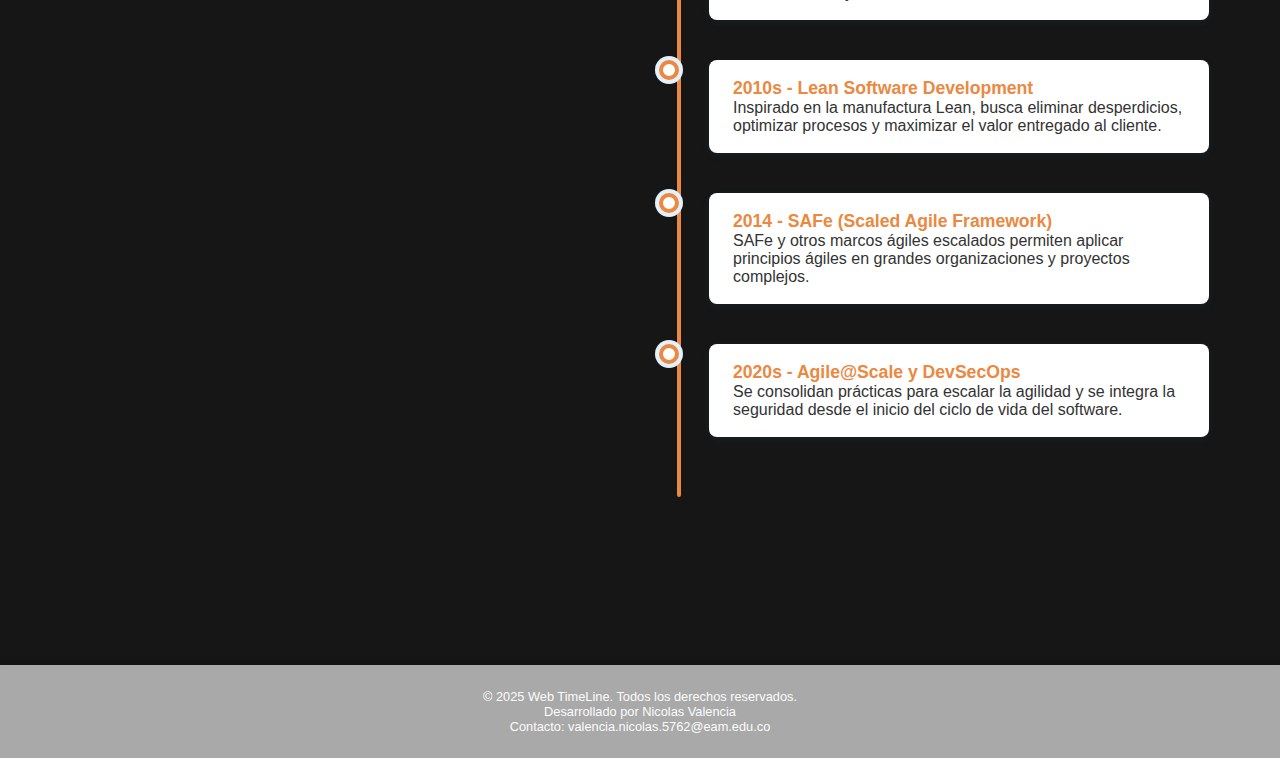
<file: timelines/metodologias.html>
<!DOCTYPE html>
<html lang="en">
  <head>
    <meta charset="UTF-8" />
    <meta name="viewport" content="width=device-width, initial-scale=1.0" />
    <title>Evolución - Metodologías de Desarrollo</title>
    <link rel="stylesheet" href="../css/styles.css" />
    <link rel="stylesheet" href="css/timelines.css" />
  </head>
  <body>
    <nav class="navigation">
      <div class="logo">
        <img
          src="../img/icon.png"
          alt="Logo de Web TimeLine"
          class="logo-img"
        />
        <h3 class="nombre-pagina">Web TimeLine</h3>
      </div>
      <ul>
        <li class="nav-item"><a href="../index.html">Inicio</a></li>
        <li class="nav-item"><a href="../timeline.html">Linea de Tiempo</a></li>
        <li class="nav-item"><a href="../design.html">Design Thinking</a></li>
      </ul>
    </nav>
    <div class="sides">
      <div class="side">
        <header>
          <h1>Metodologías de Desarrollo</h1>
          <p>La evolución de los enfoques para crear software</p>
        </header>
        <section class="info">
          <p>
            Las metodologías de desarrollo de software han evolucionado para
            adaptarse a las necesidades cambiantes de la industria, buscando
            mejorar la calidad, eficiencia y colaboración en los proyectos.
          </p>
          <p>
            Desde los enfoques secuenciales y rígidos hasta los métodos ágiles y
            flexibles, cada metodología ha aportado prácticas y valores que han
            transformado la forma en que los equipos trabajan y entregan
            productos.
          </p>
          <p>
            Comprender la evolución de estas metodologías permite seleccionar la
            más adecuada según el contexto, el equipo y los objetivos del
            proyecto.
          </p>
        </section>
      </div>

      <section class="timeline-section">
        <h2>Evolución de las Metodologías de Desarrollo</h2>
        <div class="timeline">
          <div class="timeline-card">
            <div class="timeline-dot"></div>
            <div class="timeline-content">
              <h3>1950s-1960s - Programación Ad Hoc</h3>
              <p>
                El desarrollo de software se realizaba sin procesos definidos,
                dependiendo de la experiencia individual y la improvisación.
              </p>
            </div>
          </div>
          <div class="timeline-card">
            <div class="timeline-dot"></div>
            <div class="timeline-content">
              <h3>1970 - Modelo en Cascada</h3>
              <p>
                Propuesto por Winston Royce, introduce un enfoque secuencial:
                requisitos, diseño, implementación, verificación y
                mantenimiento.
              </p>
            </div>
          </div>
          <div class="timeline-card">
            <div class="timeline-dot"></div>
            <div class="timeline-content">
              <h3>1980s - Prototipado Rápido</h3>
              <p>
                Surge la creación de prototipos para validar requisitos y
                reducir riesgos antes del desarrollo completo.
              </p>
            </div>
          </div>
          <div class="timeline-card">
            <div class="timeline-dot"></div>
            <div class="timeline-content">
              <h3>1988 - Modelo Espiral</h3>
              <p>
                Barry Boehm propone un modelo iterativo que enfatiza la gestión
                de riesgos y la repetición de fases.
              </p>
            </div>
          </div>
          <div class="timeline-card">
            <div class="timeline-dot"></div>
            <div class="timeline-content">
              <h3>1990s - Desarrollo Incremental e Iterativo</h3>
              <p>
                Se popularizan enfoques que dividen el desarrollo en ciclos
                cortos, entregando versiones funcionales de manera continua.
              </p>
            </div>
          </div>
          <div class="timeline-card">
            <div class="timeline-dot"></div>
            <div class="timeline-content">
              <h3>1994 - Rational Unified Process (RUP)</h3>
              <p>
                Introduce un proceso estructurado y adaptable basado en fases y
                disciplinas, promoviendo la documentación y la reutilización.
              </p>
            </div>
          </div>
          <div class="timeline-card">
            <div class="timeline-dot"></div>
            <div class="timeline-content">
              <h3>2001 - Manifiesto Ágil</h3>
              <p>
                Se publica el Manifiesto Ágil, sentando las bases para
                metodologías como Scrum, XP y Kanban, enfocadas en la
                colaboración, flexibilidad y entregas frecuentes.
              </p>
            </div>
          </div>
          <div class="timeline-card">
            <div class="timeline-dot"></div>
            <div class="timeline-content">
              <h3>2001 - Scrum</h3>
              <p>
                Se formaliza Scrum, un marco ágil basado en ciclos cortos
                (sprints), roles definidos y reuniones periódicas.
              </p>
            </div>
          </div>
          <div class="timeline-card">
            <div class="timeline-dot"></div>
            <div class="timeline-content">
              <h3>2003 - Kanban</h3>
              <p>
                Kanban se adapta al desarrollo de software, visualizando el
                flujo de trabajo y limitando el trabajo en curso para mejorar la
                eficiencia.
              </p>
            </div>
          </div>
          <div class="timeline-card">
            <div class="timeline-dot"></div>
            <div class="timeline-content">
              <h3>2005 - DevOps</h3>
              <p>
                Surge DevOps, integrando desarrollo y operaciones para acelerar
                la entrega y mejorar la calidad mediante automatización y
                colaboración.
              </p>
            </div>
          </div>
          <div class="timeline-card">
            <div class="timeline-dot"></div>
            <div class="timeline-content">
              <h3>2010s - Lean Software Development</h3>
              <p>
                Inspirado en la manufactura Lean, busca eliminar desperdicios,
                optimizar procesos y maximizar el valor entregado al cliente.
              </p>
            </div>
          </div>
          <div class="timeline-card">
            <div class="timeline-dot"></div>
            <div class="timeline-content">
              <h3>2014 - SAFe (Scaled Agile Framework)</h3>
              <p>
                SAFe y otros marcos ágiles escalados permiten aplicar principios
                ágiles en grandes organizaciones y proyectos complejos.
              </p>
            </div>
          </div>
          <div class="timeline-card">
            <div class="timeline-dot"></div>
            <div class="timeline-content">
              <h3>2020s - Agile@Scale y DevSecOps</h3>
              <p>
                Se consolidan prácticas para escalar la agilidad y se integra la
                seguridad desde el inicio del ciclo de vida del software.
              </p>
            </div>
          </div>
        </div>
      </section>
    </div>

    <footer>
      <p>&copy; 2025 Web TimeLine. Todos los derechos reservados.</p>
      <p>Desarrollado por Nicolas Valencia</p>
      <p>Contacto: valencia.nicolas.5762@eam.edu.co</p>
    </footer>

    <script src="../js/script.js"></script>
  </body>
</html>
</file>
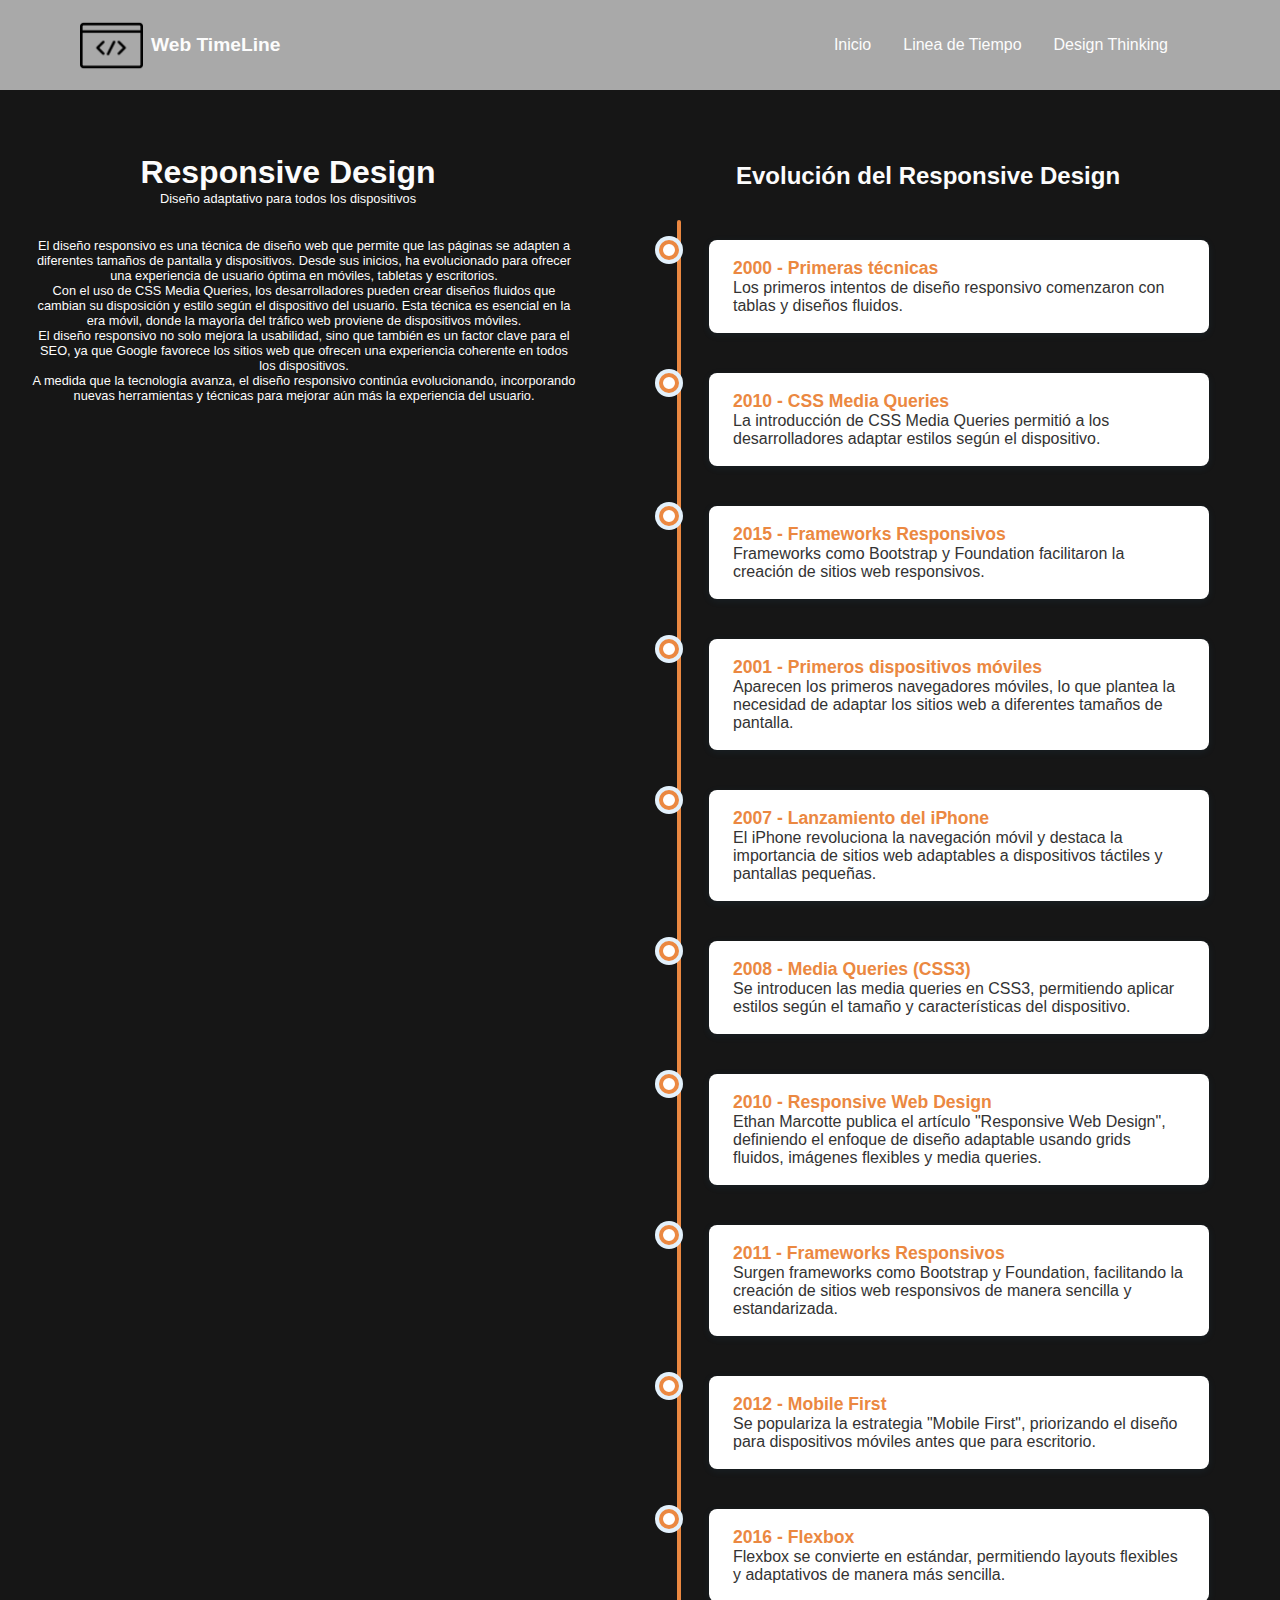
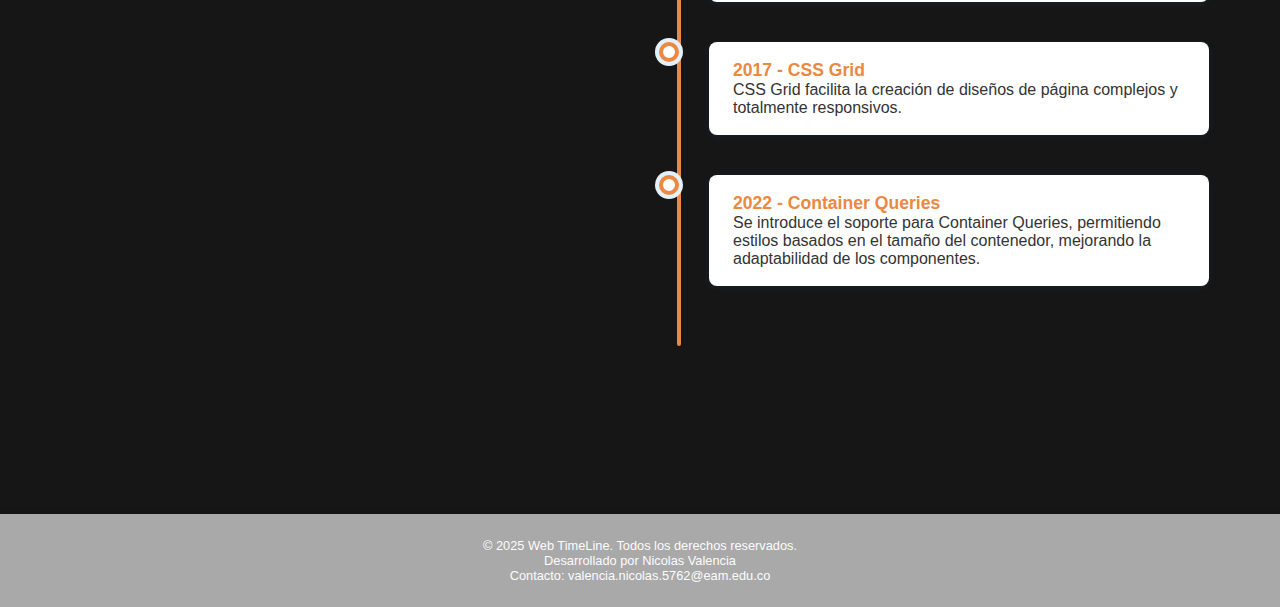
<file: timelines/responsive.html>
<!DOCTYPE html>
<html lang="en">
<head>
    <meta charset="UTF-8">
    <meta name="viewport" content="width=device-width, initial-scale=1.0">
    <title>Evolución - Responsive Design</title>
    <link rel="stylesheet" href="../css/styles.css">
    <link rel="stylesheet" href="css/timelines.css">
</head>
<body>

    <nav class="navigation">
      <div class="logo">
        <img src="../img/icon.png" alt="Logo de Web TimeLine" class="logo-img" />
        <h3 class="nombre-pagina">Web TimeLine</h3>
      </div>
      <ul>
        <li class="nav-item"><a href="../index.html">Inicio</a></li>
        <li class="nav-item"><a href="../timeline.html">Linea de Tiempo</a></li>
        <li class="nav-item"><a href="../design.html">Design Thinking</a></li>
      </ul>
    </nav>

    <div class="sides">
      <div class="side">
        <header>
          <h1>Responsive Design</h1>
          <p>Diseño adaptativo para todos los dispositivos</p>
        </header>
        <section class="info">
          <p>
            El diseño responsivo es una técnica de diseño web que permite que las páginas se adapten a diferentes tamaños de pantalla y dispositivos. Desde sus inicios, ha evolucionado para ofrecer una experiencia de usuario óptima en móviles, tabletas y escritorios.
          </p>
          <p>
            Con el uso de CSS Media Queries, los desarrolladores pueden crear diseños fluidos que cambian su disposición y estilo según el dispositivo del usuario. Esta técnica es esencial en la era móvil, donde la mayoría del tráfico web proviene de dispositivos móviles.
          </p>
          <p>
            El diseño responsivo no solo mejora la usabilidad, sino que también es un factor clave para el SEO, ya que Google favorece los sitios web que ofrecen una experiencia coherente en todos los dispositivos.
          </p>
          <p>
            A medida que la tecnología avanza, el diseño responsivo continúa evolucionando, incorporando nuevas herramientas y técnicas para mejorar aún más la experiencia del usuario.
          </p>
        </section>
      </div>

      <section class="timeline-section">
        <h2>Evolución del Responsive Design</h2>
        <div class="timeline">
          <div class="timeline-card">
            <div class="timeline-dot"></div>
            <div class="timeline-content">
              <h3>2000 - Primeras técnicas</h3>
              <p>Los primeros intentos de diseño responsivo comenzaron con tablas y diseños fluidos.</p>
            </div>
          </div>

          <div class="timeline-card">
            <div class="timeline-dot"></div>
            <div class="timeline-content">
              <h3>2010 - CSS Media Queries</h3>
              <p>La introducción de CSS Media Queries permitió a los desarrolladores adaptar estilos según el dispositivo.</p>
            </div>
          </div>

          <div class="timeline-card">
            <div class="timeline-dot"></div>
            <div class="timeline-content">
              <h3>2015 - Frameworks Responsivos</h3>
              <p>Frameworks como Bootstrap y Foundation facilitaron la creación de sitios web responsivos.</p>
            </div>
          </div>

          <div class="timeline-card">
            <div class="timeline-dot"></div>
            <div class="timeline-content">
              <h3>2001 - Primeros dispositivos móviles</h3>
              <p>
                Aparecen los primeros navegadores móviles, lo que plantea la necesidad de adaptar los sitios web a diferentes tamaños de pantalla.
              </p>
            </div>
          </div>
          <div class="timeline-card">
            <div class="timeline-dot"></div>
            <div class="timeline-content">
              <h3>2007 - Lanzamiento del iPhone</h3>
              <p>
                El iPhone revoluciona la navegación móvil y destaca la importancia de sitios web adaptables a dispositivos táctiles y pantallas pequeñas.
              </p>
            </div>
          </div>
          <div class="timeline-card">
            <div class="timeline-dot"></div>
            <div class="timeline-content">
              <h3>2008 - Media Queries (CSS3)</h3>
              <p>
                Se introducen las media queries en CSS3, permitiendo aplicar estilos según el tamaño y características del dispositivo.
              </p>
            </div>
          </div>
          <div class="timeline-card">
            <div class="timeline-dot"></div>
            <div class="timeline-content">
              <h3>2010 - Responsive Web Design</h3>
              <p>
                Ethan Marcotte publica el artículo "Responsive Web Design", definiendo el enfoque de diseño adaptable usando grids fluidos, imágenes flexibles y media queries.
              </p>
            </div>
          </div>
          <div class="timeline-card">
            <div class="timeline-dot"></div>
            <div class="timeline-content">
              <h3>2011 - Frameworks Responsivos</h3>
              <p>
                Surgen frameworks como Bootstrap y Foundation, facilitando la creación de sitios web responsivos de manera sencilla y estandarizada.
              </p>
            </div>
          </div>
          <div class="timeline-card">
            <div class="timeline-dot"></div>
            <div class="timeline-content">
              <h3>2012 - Mobile First</h3>
              <p>
                Se populariza la estrategia "Mobile First", priorizando el diseño para dispositivos móviles antes que para escritorio.
              </p>
            </div>
          </div>
          <div class="timeline-card">
            <div class="timeline-dot"></div>
            <div class="timeline-content">
              <h3>2016 - Flexbox</h3>
              <p>
                Flexbox se convierte en estándar, permitiendo layouts flexibles y adaptativos de manera más sencilla.
              </p>
            </div>
          </div>
          <div class="timeline-card">
            <div class="timeline-dot"></div>
            <div class="timeline-content">
              <h3>2017 - CSS Grid</h3>
              <p>
                CSS Grid facilita la creación de diseños de página complejos y totalmente responsivos.
              </p>
            </div>
          </div>
          <div class="timeline-card">
            <div class="timeline-dot"></div>
            <div class="timeline-content">
              <h3>2022 - Container Queries</h3>
              <p>
                Se introduce el soporte para Container Queries, permitiendo estilos basados en el tamaño del contenedor, mejorando la adaptabilidad de los componentes.
              </p>
            </div>
            </div>
          </div>
        </div>
      </section>
    </div>
    

    <footer>
      <p>&copy; 2025 Web TimeLine. Todos los derechos reservados.</p>
      <p>Desarrollado por Nicolas Valencia</p>
      <p>Contacto: valencia.nicolas.5762@eam.edu.co</p>
    </footer>

    <script src="../js/script.js"></script>
</body>
</html>
</file>
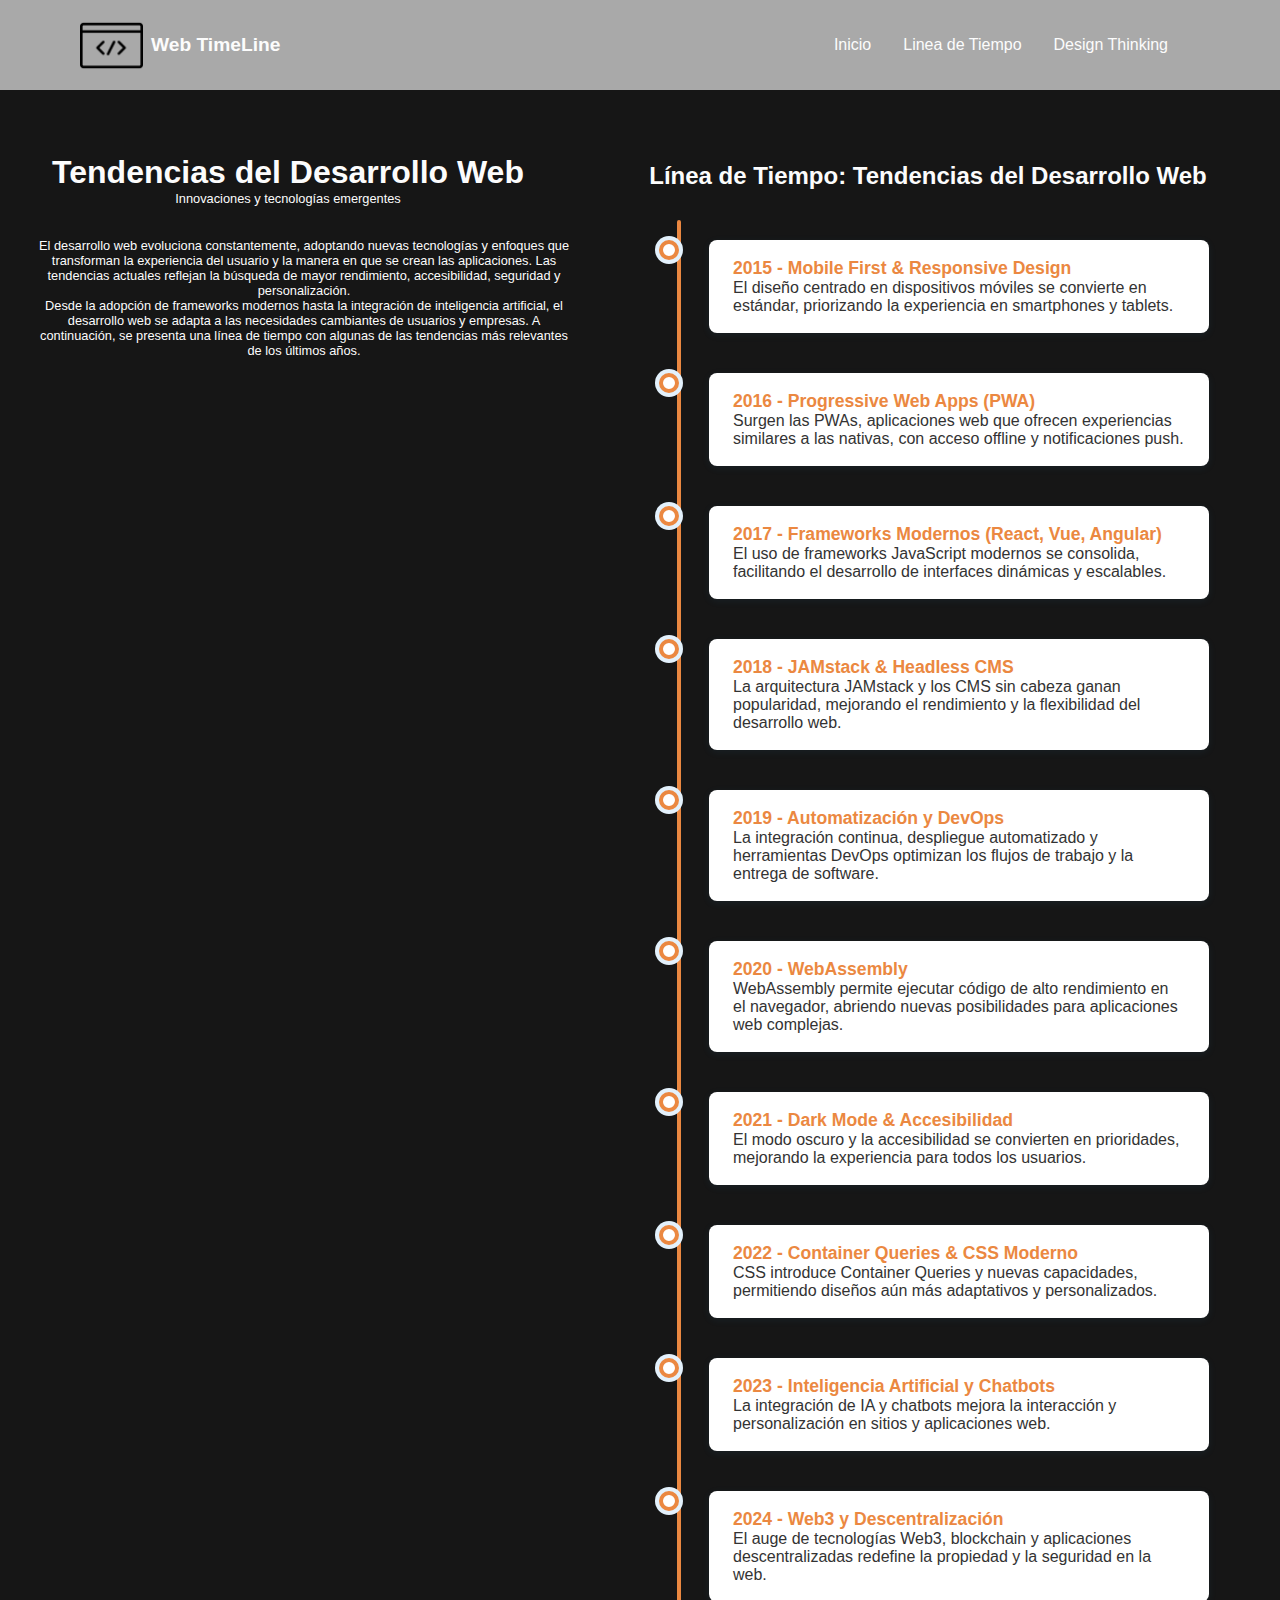
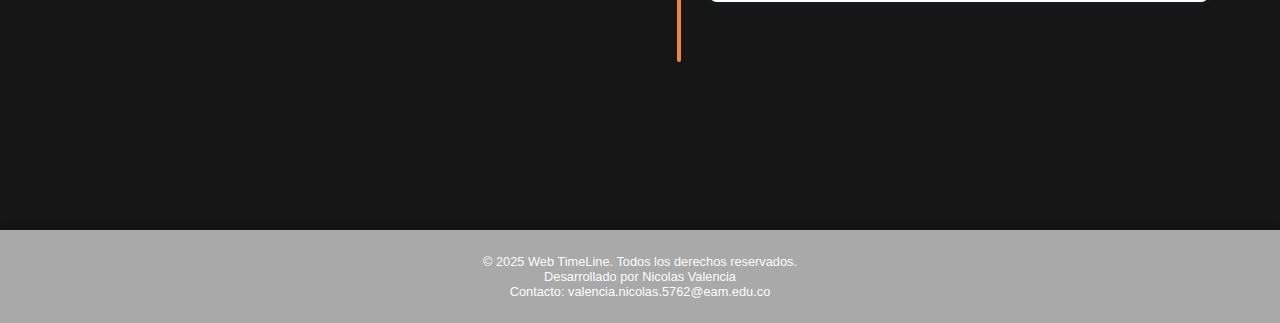
<file: timelines/tendencias.html>
<!DOCTYPE html>
<html lang="en">
  <head>
    <meta charset="UTF-8" />
    <meta name="viewport" content="width=device-width, initial-scale=1.0" />
    <title>Evolución - Tendencias del Desarrollo</title>
    <link rel="stylesheet" href="../css/styles.css" />
    <link rel="stylesheet" href="css/timelines.css" />
  </head>
  <body>
    <nav class="navigation">
      <div class="logo">
        <img src="../img/icon.png" alt="Logo de Web TimeLine" class="logo-img" />
        <h3 class="nombre-pagina">Web TimeLine</h3>
      </div>
      <ul>
        <li class="nav-item"><a href="../index.html">Inicio</a></li>
        <li class="nav-item"><a href="../timeline.html">Linea de Tiempo</a></li>
        <li class="nav-item"><a href="../design.html">Design Thinking</a></li>
      </ul>
    </nav>
    <div class="sides">
        <div class="side">
            <header>
                <h1>Tendencias del Desarrollo Web</h1>
                <p>Innovaciones y tecnologías emergentes</p>
            </header>
            <section class="info">
                <p>
                    El desarrollo web evoluciona constantemente, adoptando nuevas tecnologías y enfoques que transforman la experiencia del usuario y la manera en que se crean las aplicaciones. Las tendencias actuales reflejan la búsqueda de mayor rendimiento, accesibilidad, seguridad y personalización.
                </p>
                <p>
                    Desde la adopción de frameworks modernos hasta la integración de inteligencia artificial, el desarrollo web se adapta a las necesidades cambiantes de usuarios y empresas. A continuación, se presenta una línea de tiempo con algunas de las tendencias más relevantes de los últimos años.
                </p>
            </section>
        </div>

        <section class="timeline-section">
            <h2>Línea de Tiempo: Tendencias del Desarrollo Web</h2>
            <div class="timeline">
                <div class="timeline-card">
                    <div class="timeline-dot"></div>
                    <div class="timeline-content">
                        <h3>2015 - Mobile First & Responsive Design</h3>
                        <p>
                            El diseño centrado en dispositivos móviles se convierte en estándar, priorizando la experiencia en smartphones y tablets.
                        </p>
                    </div>
                </div>
                <div class="timeline-card">
                    <div class="timeline-dot"></div>
                    <div class="timeline-content">
                        <h3>2016 - Progressive Web Apps (PWA)</h3>
                        <p>
                            Surgen las PWAs, aplicaciones web que ofrecen experiencias similares a las nativas, con acceso offline y notificaciones push.
                        </p>
                    </div>
                </div>
                <div class="timeline-card">
                    <div class="timeline-dot"></div>
                    <div class="timeline-content">
                        <h3>2017 - Frameworks Modernos (React, Vue, Angular)</h3>
                        <p>
                            El uso de frameworks JavaScript modernos se consolida, facilitando el desarrollo de interfaces dinámicas y escalables.
                        </p>
                    </div>
                </div>
                <div class="timeline-card">
                    <div class="timeline-dot"></div>
                    <div class="timeline-content">
                        <h3>2018 - JAMstack & Headless CMS</h3>
                        <p>
                            La arquitectura JAMstack y los CMS sin cabeza ganan popularidad, mejorando el rendimiento y la flexibilidad del desarrollo web.
                        </p>
                    </div>
                </div>
                <div class="timeline-card">
                    <div class="timeline-dot"></div>
                    <div class="timeline-content">
                        <h3>2019 - Automatización y DevOps</h3>
                        <p>
                            La integración continua, despliegue automatizado y herramientas DevOps optimizan los flujos de trabajo y la entrega de software.
                        </p>
                    </div>
                </div>
                <div class="timeline-card">
                    <div class="timeline-dot"></div>
                    <div class="timeline-content">
                        <h3>2020 - WebAssembly</h3>
                        <p>
                            WebAssembly permite ejecutar código de alto rendimiento en el navegador, abriendo nuevas posibilidades para aplicaciones web complejas.
                        </p>
                    </div>
                </div>
                <div class="timeline-card">
                    <div class="timeline-dot"></div>
                    <div class="timeline-content">
                        <h3>2021 - Dark Mode & Accesibilidad</h3>
                        <p>
                            El modo oscuro y la accesibilidad se convierten en prioridades, mejorando la experiencia para todos los usuarios.
                        </p>
                    </div>
                </div>
                <div class="timeline-card">
                    <div class="timeline-dot"></div>
                    <div class="timeline-content">
                        <h3>2022 - Container Queries & CSS Moderno</h3>
                        <p>
                            CSS introduce Container Queries y nuevas capacidades, permitiendo diseños aún más adaptativos y personalizados.
                        </p>
                    </div>
                </div>
                <div class="timeline-card">
                    <div class="timeline-dot"></div>
                    <div class="timeline-content">
                        <h3>2023 - Inteligencia Artificial y Chatbots</h3>
                        <p>
                            La integración de IA y chatbots mejora la interacción y personalización en sitios y aplicaciones web.
                        </p>
                    </div>
                </div>
                <div class="timeline-card">
                    <div class="timeline-dot"></div>
                    <div class="timeline-content">
                        <h3>2024 - Web3 y Descentralización</h3>
                        <p>
                            El auge de tecnologías Web3, blockchain y aplicaciones descentralizadas redefine la propiedad y la seguridad en la web.
                        </p>
                    </div>
                </div>
            </div>
        </section>
    </div>

    <footer>
      <p>&copy; 2025 Web TimeLine. Todos los derechos reservados.</p>
      <p>Desarrollado por Nicolas Valencia</p>
      <p>Contacto: valencia.nicolas.5762@eam.edu.co</p>
    </footer>

    <script src="../js/script.js"></script>
  </body>
</html>
</file>
<file: css/styles.css>
* {
    padding: 0;
    margin: 0;
    box-sizing: border-box;
}

:root {
    /* COLORES */
    --primary-color: #eb8841;
    --secondary-color: #a9a9a9;
    --tertiary-color: #404040;
    --text-color: #fcfcfc;
    --background-color: #161616;

    /* TAMAÑOS DE FUENTE */
    --font-size-small: .8rem;
    --font-size-medium: 1rem;
    --font-size-large: 1.2rem;
    --font-size-xlarge: 1.5rem;
    --font-size-xxlarge: 2rem;

    /* TAMAÑOS DE BOTONES */
    --button-height: 2.5rem;
    --button-width: 8rem;
    
}

h1 {font-size: var(--font-size-xxlarge); text-align: center;}
h2 {font-size: var(--font-size-xlarge)}
h3 {font-size: var(--font-size-large)}
h4, h5, h6 {font-size: var(--font-size-medium)}

p {font-size: var(--font-size-small)}

body {
    font-family: 'Roboto', sans-serif;
    background-color: var(--background-color);
    color: var(--text-color);
}

.navigation {
    background-color: var(--secondary-color);
    height: 10vh;
    width: 100vw;
    padding: 1rem 5rem;
    display: flex;
    justify-content: space-between;
    align-items: center;
    margin-bottom: 2rem;
}

.logo {
    display: flex;
    align-items: center;
    height: 100%;
    gap: .5rem;
}

.logo-img {
    height: 7vh;
}

nav ul {
    display: flex;
    justify-content: center;
    list-style: none;
}

nav a {
    color: var(--text-color);
    text-decoration: none;
    margin-right: 2rem;
    transition: .1s;
    font-size: var(--font-size-medium);
}

nav a:hover {
    text-decoration: underline;
    color: var(--background-color);
}

header {
    text-align: center;
    margin-bottom: 2rem;
}

.info {
    text-align: center;
}

.hero {
    display: flex;
    justify-content: space-evenly;
    margin: 3rem auto;
}

.container {
    width: 40vw;
    background-color: var(--tertiary-color);
    padding: 2rem;
    border-radius: 1rem;
    box-shadow: 0 0 10px rgba(0, 0, 0, 0.5);
    display: flex;
    flex-direction: column;
    height: 32vh;
}

.container-info h2 {
    margin-bottom: auto;
    padding-bottom: 1rem;
}

.button-learn {
    background-color: var(--primary-color);
    color: var(--text-color);
    border: none;
    border-radius: 5px;
    height: var(--button-height);
    width: var(--button-width);
    font-size: var(--font-size-medium);
    cursor: pointer;
    transition: .3s;
    margin-top: auto;
}

.button-learn:hover {
    background-color: var(--text-color);
    color: var(--background-color);
    transform: translateX(5px) translateY(-5px);
    box-shadow: -5px 5px 10px#161616;
}

.images {
    display: flex;
    justify-content: center;
    align-items: center;
    gap: 5rem;
}

.image-container .image {
    width: 35vw;
    border-radius: 1rem;
}

footer {
    background-color: var(--secondary-color);
    color: var(--text-color);
    text-align: center;
    padding: 1.5rem 0;
    margin-top: 8rem;
    font-size: var(--font-size-small);
    width: 100vw;
    box-shadow: 0 -2px 8px rgba(0,0,0,0.2);
}

footer a {
    color: var(--primary-color);
    text-decoration: none;
    margin: 0 0.5rem;
    transition: color 0.2s;
}

footer a:hover {
    color: var(--background-color);
    text-decoration: underline;
}

.secciones {
    display: grid;
    grid-template-columns: repeat(3, 1fr);
    gap: 2rem;
    padding: 2rem;
}

.seccion {
    padding: 2rem;
    height: 30vh;
    background-color: var(--tertiary-color);
    border-radius: 1rem;
    display: flex;
    flex-direction: column;
}

.seccion h2 {
    margin-bottom: 1rem;
}

.seccion img {
    border-radius: 0.5rem;
    margin-top: auto;
    max-width: 90%;
    object-fit: cover;
}
</file>
<file: timelines/css/timelines.css>
.sides {
    display: flex;
    justify-content: space-around;
    align-items: center;
}

.side {
    max-width: 45vw;
    margin-bottom: auto;
}

.side .info {
    margin-left: 2rem;
}

.side header {
    margin-top: 2rem;
}

.timeline-section {
    max-width: 900px;
    margin: 40px auto;
    padding: 0 20px;
}

.timeline-section h2 {
    text-align: center;
    margin-bottom: 30px;
}

.timeline {
    position: relative;
    margin: 0 auto;
    padding: 20px 0;
    width: 100%;
}

.timeline::before {
    content: '';
    position: absolute;
    left: 30px;
    top: 0;
    width: 4px;
    height: 100%;
    background: var(--primary-color);
    border-radius: 2px;
}

.timeline-card {
    position: relative;
    margin-bottom: 40px;
    display: flex;
    align-items: flex-start;
}

.timeline-dot {
    position: relative;
    z-index: 2;
    width: 20px;
    height: 20px;
    background: #fff;
    border: 4px solid var(--primary-color);
    border-radius: 50%;
    margin-right: 30px;
    margin-left: 12px;
    box-shadow: 0 0 0 4px #e3f1fc;
}

.timeline-content {
    background: #fff;
    border-radius: 8px;
    box-shadow: 0 2px 8px rgba(52, 152, 219, 0.08);
    padding: 18px 24px;
    min-width: 220px;
    max-width: 500px;
    transition: box-shadow 0.2s;
}

.timeline-content h3 {
    margin-top: 0;
    color: var(--primary-color);
    font-size: 1.1em;
}

.timeline-content p {
    margin-bottom: 0;
    color: #333;
    font-size: 1em;
}

.timeline-card:hover .timeline-content {
    box-shadow: 0 4px 16px rgba(52, 152, 219, 0.18);
}

@media (max-width: 600px) {
    .timeline {
        padding-left: 0;
    }

    .timeline::before {
        left: 15px;
    }

    .timeline-card {
        flex-direction: column;
        align-items: flex-start;
    }

    .timeline-dot {
        margin: 0 0 10px 7px;
    }

    .timeline-content {
        min-width: 0;
        max-width: 100%;
    }
}
</file>
